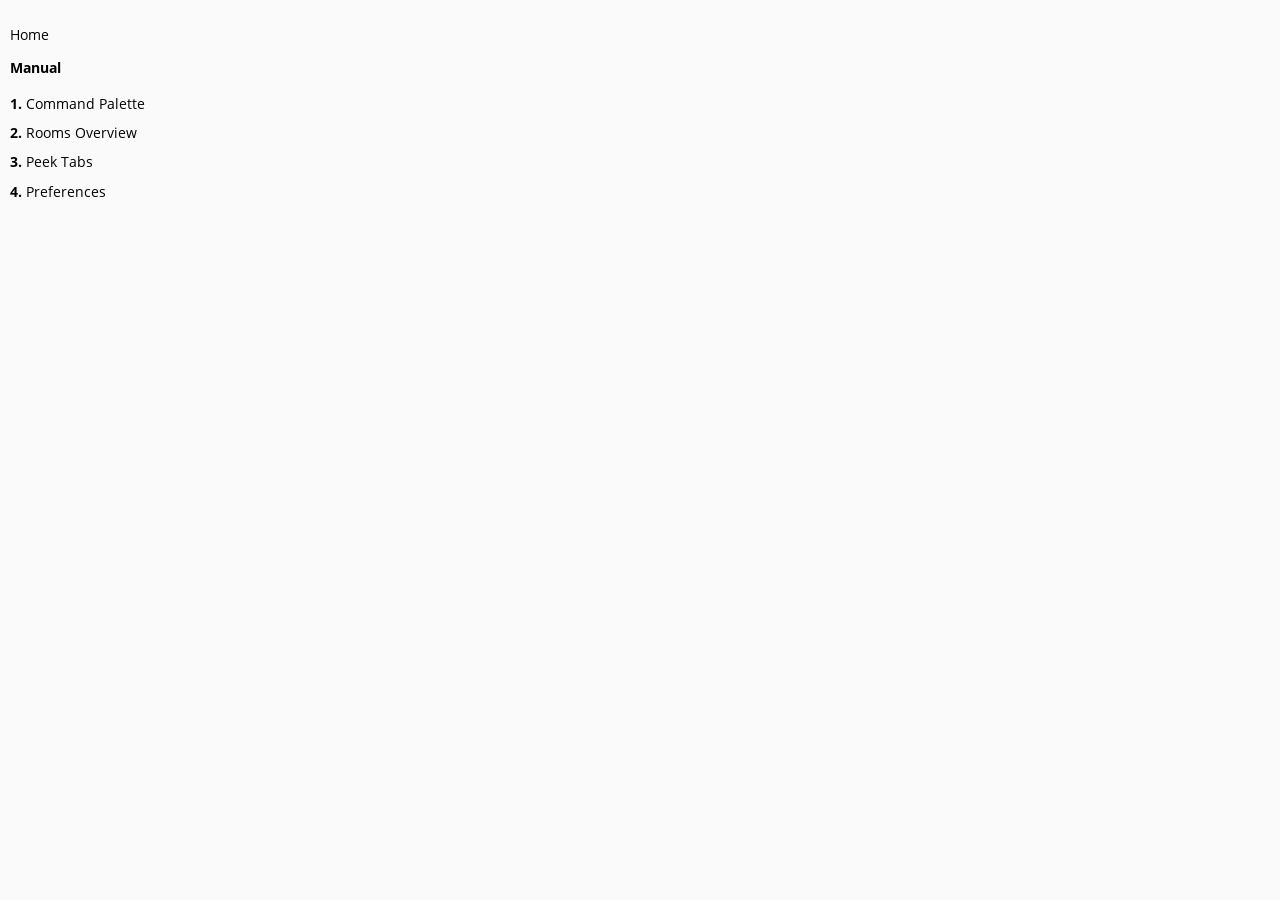
<file: toc.html>
<!DOCTYPE HTML>
<html lang="en" class="light" dir="ltr">
    <head>
        <!-- sidebar iframe generated using mdBook

        This is a frame, and not included directly in the page, to control the total size of the
        book. The TOC contains an entry for each page, so if each page includes a copy of the TOC,
        the total size of the page becomes O(n**2).

        The frame is only used as a fallback when JS is turned off. When it's on, the sidebar is
        instead added to the main page by `toc.js` instead. The JavaScript mode is better
        because, when running in a `file:///` URL, the iframed page would not be Same-Origin as
        the rest of the page, so the sidebar and the main page theme would fall out of sync.
        -->
        <meta charset="UTF-8">
        <meta name="robots" content="noindex">
        <!-- Custom HTML head -->
        <meta name="viewport" content="width=device-width, initial-scale=1">
        <meta name="theme-color" content="#ffffff">
        <link rel="stylesheet" href="css/variables-8adf115d.css">
        <link rel="stylesheet" href="css/general-e96d0476.css">
        <link rel="stylesheet" href="css/chrome-d279d366.css">
        <link rel="stylesheet" href="css/print-9e4910d8.css" media="print">
        <!-- Fonts -->
        <link rel="stylesheet" href="fonts/fonts-9644e21d.css">
        <!-- Custom theme stylesheets -->
    </head>
    <body class="sidebar-iframe-inner">
        <ol class="chapter"><li class="chapter-item expanded "><span class="chapter-link-wrapper"><a href="home.html" target="_parent">Home</a></span></li><li class="chapter-item expanded "><li class="part-title">Manual</li></li><li class="chapter-item expanded "><span class="chapter-link-wrapper"><a href="manual/command-palette.html" target="_parent"><strong aria-hidden="true">1.</strong> Command Palette</a></span></li><li class="chapter-item expanded "><span class="chapter-link-wrapper"><a href="manual/rooms-overview.html" target="_parent"><strong aria-hidden="true">2.</strong> Rooms Overview</a></span></li><li class="chapter-item expanded "><span class="chapter-link-wrapper"><a href="manual/peek-tabs.html" target="_parent"><strong aria-hidden="true">3.</strong> Peek Tabs</a></span></li><li class="chapter-item expanded "><span class="chapter-link-wrapper"><a href="manual/preferences.html" target="_parent"><strong aria-hidden="true">4.</strong> Preferences</a></span></li></ol>
    </body>
</html>
</file>
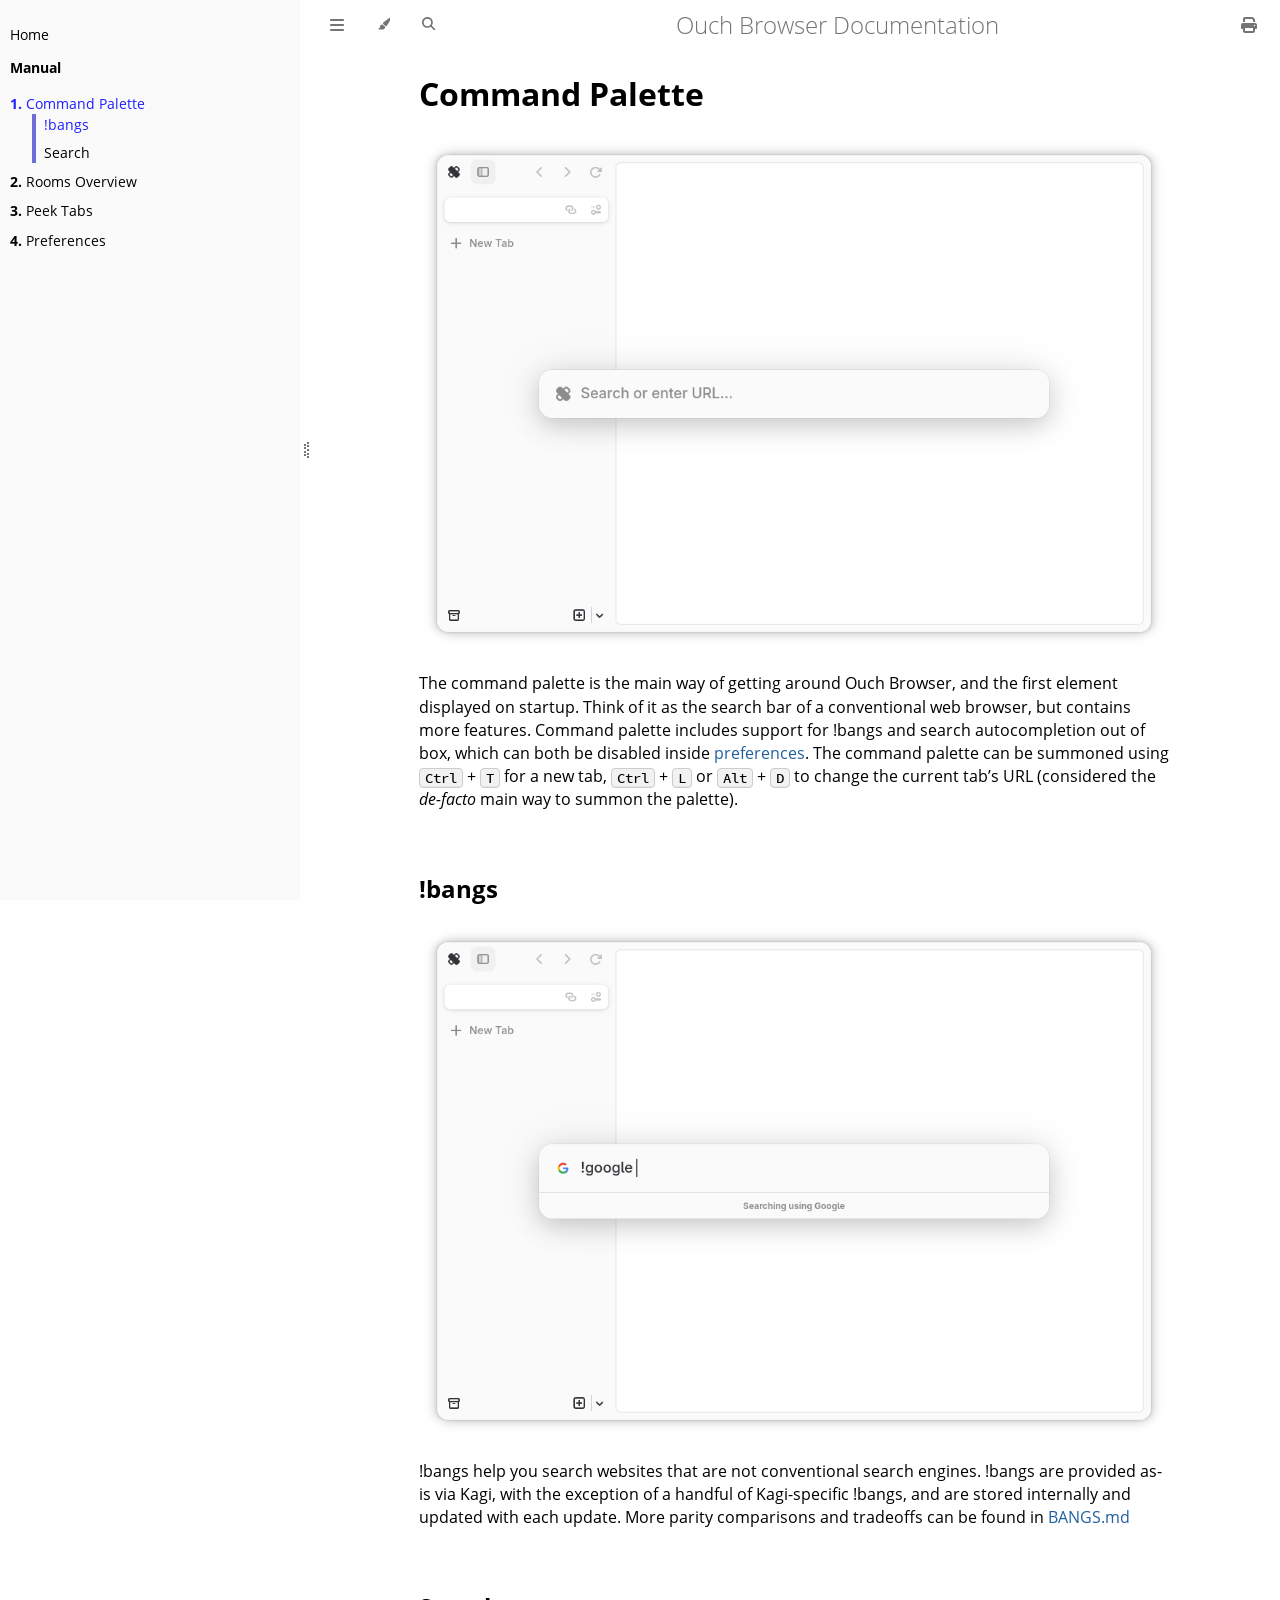
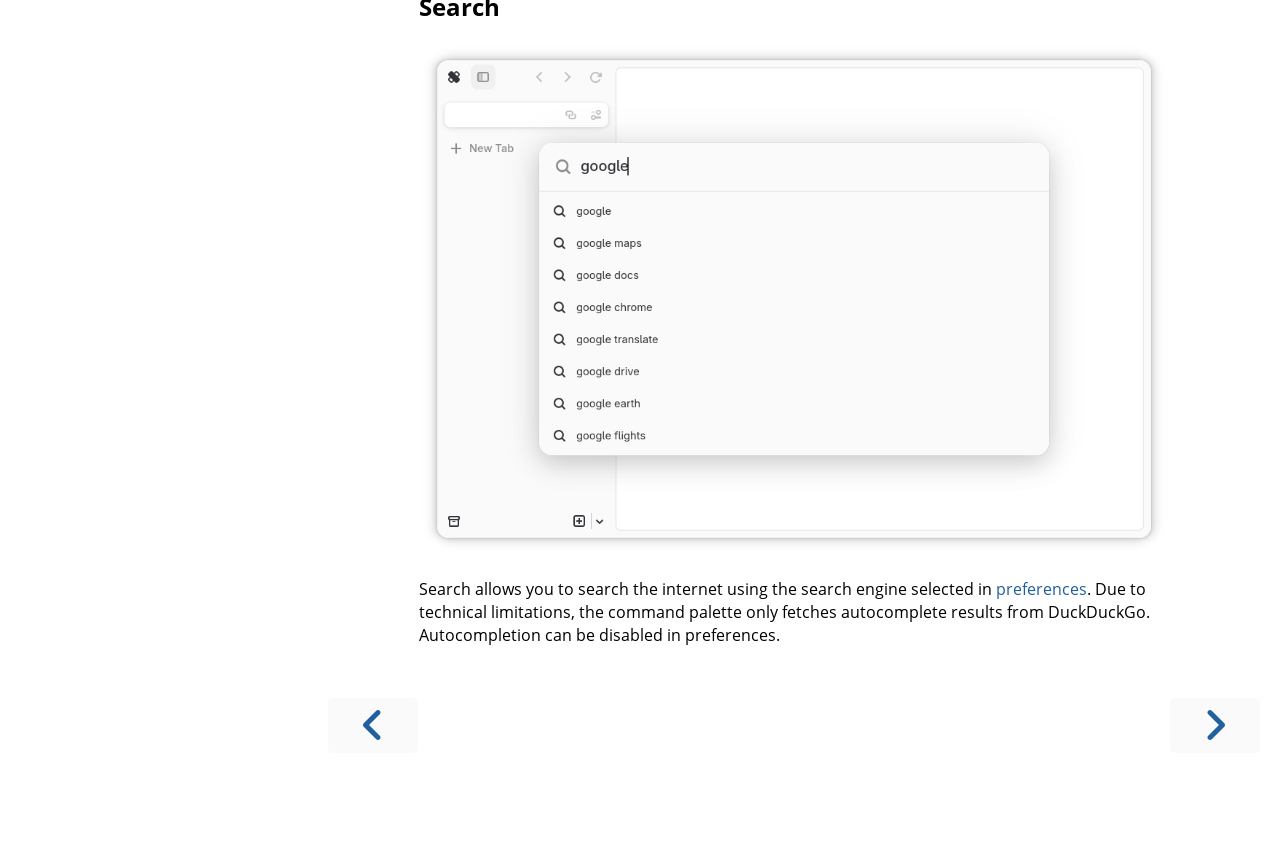
<file: manual/command-palette.html>
<!DOCTYPE HTML>
<html lang="en" class="light sidebar-visible" dir="ltr">
    <head>
        <!-- Book generated using mdBook -->
        <meta charset="UTF-8">
        <title>Command Palette - Ouch Browser Documentation</title>


        <!-- Custom HTML head -->

        <meta name="description" content="">
        <meta name="viewport" content="width=device-width, initial-scale=1">
        <meta name="theme-color" content="#ffffff">

        <link rel="icon" href="../favicon-de23e50b.svg">
        <link rel="shortcut icon" href="../favicon-8114d1fc.png">
        <link rel="stylesheet" href="../css/variables-8adf115d.css">
        <link rel="stylesheet" href="../css/general-e96d0476.css">
        <link rel="stylesheet" href="../css/chrome-d279d366.css">
        <link rel="stylesheet" href="../css/print-9e4910d8.css" media="print">

        <!-- Fonts -->
        <link rel="stylesheet" href="../fonts/fonts-9644e21d.css">

        <!-- Highlight.js Stylesheets -->
        <link rel="stylesheet" id="mdbook-highlight-css" href="../highlight-493f70e1.css">
        <link rel="stylesheet" id="mdbook-tomorrow-night-css" href="../tomorrow-night-4c0ae647.css">
        <link rel="stylesheet" id="mdbook-ayu-highlight-css" href="../ayu-highlight-3fdfc3ac.css">

        <!-- Custom theme stylesheets -->


        <!-- Provide site root and default themes to javascript -->
        <script>
            const path_to_root = "../";
            const default_light_theme = "light";
            const default_dark_theme = "navy";
            window.path_to_searchindex_js = "../searchindex-78805f0b.js";
        </script>
        <!-- Start loading toc.js asap -->
        <script src="../toc-271c01a2.js"></script>
    </head>
    <body>
    <div id="mdbook-help-container">
        <div id="mdbook-help-popup">
            <h2 class="mdbook-help-title">Keyboard shortcuts</h2>
            <div>
                <p>Press <kbd>←</kbd> or <kbd>→</kbd> to navigate between chapters</p>
                <p>Press <kbd>S</kbd> or <kbd>/</kbd> to search in the book</p>
                <p>Press <kbd>?</kbd> to show this help</p>
                <p>Press <kbd>Esc</kbd> to hide this help</p>
            </div>
        </div>
    </div>
    <div id="mdbook-body-container">
        <!-- Work around some values being stored in localStorage wrapped in quotes -->
        <script>
            try {
                let theme = localStorage.getItem('mdbook-theme');
                let sidebar = localStorage.getItem('mdbook-sidebar');

                if (theme.startsWith('"') && theme.endsWith('"')) {
                    localStorage.setItem('mdbook-theme', theme.slice(1, theme.length - 1));
                }

                if (sidebar.startsWith('"') && sidebar.endsWith('"')) {
                    localStorage.setItem('mdbook-sidebar', sidebar.slice(1, sidebar.length - 1));
                }
            } catch (e) { }
        </script>

        <!-- Set the theme before any content is loaded, prevents flash -->
        <script>
            const default_theme = window.matchMedia("(prefers-color-scheme: dark)").matches ? default_dark_theme : default_light_theme;
            let theme;
            try { theme = localStorage.getItem('mdbook-theme'); } catch(e) { }
            if (theme === null || theme === undefined) { theme = default_theme; }
            const html = document.documentElement;
            html.classList.remove('light')
            html.classList.add(theme);
            html.classList.add("js");
        </script>

        <input type="checkbox" id="mdbook-sidebar-toggle-anchor" class="hidden">

        <!-- Hide / unhide sidebar before it is displayed -->
        <script>
            let sidebar = null;
            const sidebar_toggle = document.getElementById("mdbook-sidebar-toggle-anchor");
            if (document.body.clientWidth >= 1080) {
                try { sidebar = localStorage.getItem('mdbook-sidebar'); } catch(e) { }
                sidebar = sidebar || 'visible';
            } else {
                sidebar = 'hidden';
                sidebar_toggle.checked = false;
            }
            if (sidebar === 'visible') {
                sidebar_toggle.checked = true;
            } else {
                html.classList.remove('sidebar-visible');
            }
        </script>

        <nav id="mdbook-sidebar" class="sidebar" aria-label="Table of contents">
            <!-- populated by js -->
            <mdbook-sidebar-scrollbox class="sidebar-scrollbox"></mdbook-sidebar-scrollbox>
            <noscript>
                <iframe class="sidebar-iframe-outer" src="../toc.html"></iframe>
            </noscript>
            <div id="mdbook-sidebar-resize-handle" class="sidebar-resize-handle">
                <div class="sidebar-resize-indicator"></div>
            </div>
        </nav>

        <div id="mdbook-page-wrapper" class="page-wrapper">

            <div class="page">
                <div id="mdbook-menu-bar-hover-placeholder"></div>
                <div id="mdbook-menu-bar" class="menu-bar sticky">
                    <div class="left-buttons">
                        <label id="mdbook-sidebar-toggle" class="icon-button" for="mdbook-sidebar-toggle-anchor" title="Toggle Table of Contents" aria-label="Toggle Table of Contents" aria-controls="mdbook-sidebar">
                            <span class=fa-svg><svg xmlns="http://www.w3.org/2000/svg" viewBox="0 0 448 512"><!--! Font Awesome Free 6.2.0 by @fontawesome - https://fontawesome.com License - https://fontawesome.com/license/free (Icons: CC BY 4.0, Fonts: SIL OFL 1.1, Code: MIT License) Copyright 2022 Fonticons, Inc. --><path d="M0 96C0 78.3 14.3 64 32 64H416c17.7 0 32 14.3 32 32s-14.3 32-32 32H32C14.3 128 0 113.7 0 96zM0 256c0-17.7 14.3-32 32-32H416c17.7 0 32 14.3 32 32s-14.3 32-32 32H32c-17.7 0-32-14.3-32-32zM448 416c0 17.7-14.3 32-32 32H32c-17.7 0-32-14.3-32-32s14.3-32 32-32H416c17.7 0 32 14.3 32 32z"/></svg></span>
                        </label>
                        <button id="mdbook-theme-toggle" class="icon-button" type="button" title="Change theme" aria-label="Change theme" aria-haspopup="true" aria-expanded="false" aria-controls="mdbook-theme-list">
                            <span class=fa-svg><svg xmlns="http://www.w3.org/2000/svg" viewBox="0 0 576 512"><!--! Font Awesome Free 6.2.0 by @fontawesome - https://fontawesome.com License - https://fontawesome.com/license/free (Icons: CC BY 4.0, Fonts: SIL OFL 1.1, Code: MIT License) Copyright 2022 Fonticons, Inc. --><path d="M371.3 367.1c27.3-3.9 51.9-19.4 67.2-42.9L600.2 74.1c12.6-19.5 9.4-45.3-7.6-61.2S549.7-4.4 531.1 9.6L294.4 187.2c-24 18-38.2 46.1-38.4 76.1L371.3 367.1zm-19.6 25.4l-116-104.4C175.9 290.3 128 339.6 128 400c0 3.9 .2 7.8 .6 11.6c1.8 17.5-10.2 36.4-27.8 36.4H96c-17.7 0-32 14.3-32 32s14.3 32 32 32H240c61.9 0 112-50.1 112-112c0-2.5-.1-5-.2-7.5z"/></svg></span>
                        </button>
                        <ul id="mdbook-theme-list" class="theme-popup" aria-label="Themes" role="menu">
                            <li role="none"><button role="menuitem" class="theme" id="mdbook-theme-default_theme">Auto</button></li>
                            <li role="none"><button role="menuitem" class="theme" id="mdbook-theme-light">Light</button></li>
                            <li role="none"><button role="menuitem" class="theme" id="mdbook-theme-rust">Rust</button></li>
                            <li role="none"><button role="menuitem" class="theme" id="mdbook-theme-coal">Coal</button></li>
                            <li role="none"><button role="menuitem" class="theme" id="mdbook-theme-navy">Navy</button></li>
                            <li role="none"><button role="menuitem" class="theme" id="mdbook-theme-ayu">Ayu</button></li>
                        </ul>
                        <button id="mdbook-search-toggle" class="icon-button" type="button" title="Search (`/`)" aria-label="Toggle Searchbar" aria-expanded="false" aria-keyshortcuts="/ s" aria-controls="mdbook-searchbar">
                            <span class=fa-svg><svg xmlns="http://www.w3.org/2000/svg" viewBox="0 0 512 512"><!--! Font Awesome Free 6.2.0 by @fontawesome - https://fontawesome.com License - https://fontawesome.com/license/free (Icons: CC BY 4.0, Fonts: SIL OFL 1.1, Code: MIT License) Copyright 2022 Fonticons, Inc. --><path d="M416 208c0 45.9-14.9 88.3-40 122.7L502.6 457.4c12.5 12.5 12.5 32.8 0 45.3s-32.8 12.5-45.3 0L330.7 376c-34.4 25.2-76.8 40-122.7 40C93.1 416 0 322.9 0 208S93.1 0 208 0S416 93.1 416 208zM208 352c79.5 0 144-64.5 144-144s-64.5-144-144-144S64 128.5 64 208s64.5 144 144 144z"/></svg></span>
                        </button>
                    </div>

                    <h1 class="menu-title">Ouch Browser Documentation</h1>

                    <div class="right-buttons">
                        <a href="../print.html" title="Print this book" aria-label="Print this book">
                            <span class=fa-svg id="print-button"><svg xmlns="http://www.w3.org/2000/svg" viewBox="0 0 512 512"><!--! Font Awesome Free 6.2.0 by @fontawesome - https://fontawesome.com License - https://fontawesome.com/license/free (Icons: CC BY 4.0, Fonts: SIL OFL 1.1, Code: MIT License) Copyright 2022 Fonticons, Inc. --><path d="M128 0C92.7 0 64 28.7 64 64v96h64V64H354.7L384 93.3V160h64V93.3c0-17-6.7-33.3-18.7-45.3L400 18.7C388 6.7 371.7 0 354.7 0H128zM384 352v32 64H128V384 368 352H384zm64 32h32c17.7 0 32-14.3 32-32V256c0-35.3-28.7-64-64-64H64c-35.3 0-64 28.7-64 64v96c0 17.7 14.3 32 32 32H64v64c0 35.3 28.7 64 64 64H384c35.3 0 64-28.7 64-64V384zm-16-88c-13.3 0-24-10.7-24-24s10.7-24 24-24s24 10.7 24 24s-10.7 24-24 24z"/></svg></span>
                        </a>

                    </div>
                </div>

                <div id="mdbook-search-wrapper" class="hidden">
                    <form id="mdbook-searchbar-outer" class="searchbar-outer">
                        <div class="search-wrapper">
                            <input type="search" id="mdbook-searchbar" name="searchbar" placeholder="Search this book ..." aria-controls="mdbook-searchresults-outer" aria-describedby="searchresults-header">
                            <div class="spinner-wrapper">
                                <span class=fa-svg id="fa-spin"><svg xmlns="http://www.w3.org/2000/svg" viewBox="0 0 512 512"><!--! Font Awesome Free 6.2.0 by @fontawesome - https://fontawesome.com License - https://fontawesome.com/license/free (Icons: CC BY 4.0, Fonts: SIL OFL 1.1, Code: MIT License) Copyright 2022 Fonticons, Inc. --><path d="M304 48c0-26.5-21.5-48-48-48s-48 21.5-48 48s21.5 48 48 48s48-21.5 48-48zm0 416c0-26.5-21.5-48-48-48s-48 21.5-48 48s21.5 48 48 48s48-21.5 48-48zM48 304c26.5 0 48-21.5 48-48s-21.5-48-48-48s-48 21.5-48 48s21.5 48 48 48zm464-48c0-26.5-21.5-48-48-48s-48 21.5-48 48s21.5 48 48 48s48-21.5 48-48zM142.9 437c18.7-18.7 18.7-49.1 0-67.9s-49.1-18.7-67.9 0s-18.7 49.1 0 67.9s49.1 18.7 67.9 0zm0-294.2c18.7-18.7 18.7-49.1 0-67.9S93.7 56.2 75 75s-18.7 49.1 0 67.9s49.1 18.7 67.9 0zM369.1 437c18.7 18.7 49.1 18.7 67.9 0s18.7-49.1 0-67.9s-49.1-18.7-67.9 0s-18.7 49.1 0 67.9z"/></svg></span>
                            </div>
                        </div>
                    </form>
                    <div id="mdbook-searchresults-outer" class="searchresults-outer hidden">
                        <div id="mdbook-searchresults-header" class="searchresults-header"></div>
                        <ul id="mdbook-searchresults">
                        </ul>
                    </div>
                </div>

                <!-- Apply ARIA attributes after the sidebar and the sidebar toggle button are added to the DOM -->
                <script>
                    document.getElementById('mdbook-sidebar-toggle').setAttribute('aria-expanded', sidebar === 'visible');
                    document.getElementById('mdbook-sidebar').setAttribute('aria-hidden', sidebar !== 'visible');
                    Array.from(document.querySelectorAll('#mdbook-sidebar a')).forEach(function(link) {
                        link.setAttribute('tabIndex', sidebar === 'visible' ? 0 : -1);
                    });
                </script>

                <div id="mdbook-content" class="content">
                    <main>
                        <h1 id="command-palette"><a class="header" href="#command-palette">Command Palette</a></h1>
<p><label class="checkbox-label"><input class="checkbox-img" type="checkbox"><img src="../images/command-palette.png" alt="Command Palette"><span class="img-wrapper"><img src="../images/command-palette.png" alt="Command Palette"></span></label></p>
<p>The command palette is the main way of getting around Ouch Browser, and the
first element displayed on startup. Think of it as the search bar of a
conventional web browser, but contains more features. Command palette includes
support for !bangs and search autocompletion out of box, which can both be
disabled inside <a href="preferences.html">preferences</a>. The command palette can be
summoned using <kbd>Ctrl</kbd> + <kbd>T</kbd> for a new tab, <kbd>Ctrl</kbd> +
<kbd>L</kbd> or <kbd>Alt</kbd> + <kbd>D</kbd> to change the current tab’s URL
(considered the <em>de-facto</em> main way to summon the palette).</p>
<h2 id="bangs"><a class="header" href="#bangs">!bangs</a></h2>
<p><label class="checkbox-label"><input class="checkbox-img" type="checkbox"><img src="../images/command-palette-bangs.png" alt="Command palette autocompleting !bangs"><span class="img-wrapper"><img src="../images/command-palette-bangs.png" alt="Command palette autocompleting !bangs"></span></label></p>
<p>!bangs help you search websites that are not conventional search engines.
!bangs are provided as-is via Kagi, with the exception of a handful of
Kagi-specific !bangs, and are stored internally and updated with each update.
More parity comparisons and tradeoffs can be found in
<a href="https://codeberg.org/shrimple/OuchBrowser.NET/src/commit/9cdcff3a7f0515ddf1ba4518f5c886aa729c1824/BANGS.md">BANGS.md</a></p>
<h2 id="search"><a class="header" href="#search">Search</a></h2>
<p><label class="checkbox-label"><input class="checkbox-img" type="checkbox"><img src="../images/command-palette-search.png" alt="Command palette autocompleting a search term"><span class="img-wrapper"><img src="../images/command-palette-search.png" alt="Command palette autocompleting a search term"></span></label></p>
<p>Search allows you to search the internet using the search engine selected in
<a href="preferences.html#enable-search-autocomplete">preferences</a>.
Due to technical limitations, the command palette only fetches autocomplete
results from DuckDuckGo. Autocompletion can be disabled in preferences.</p>

                    </main>

                    <nav class="nav-wrapper" aria-label="Page navigation">
                        <!-- Mobile navigation buttons -->
                            <a rel="prev" href="../home.html" class="mobile-nav-chapters previous" title="Previous chapter" aria-label="Previous chapter" aria-keyshortcuts="Left">
                                <span class=fa-svg><svg xmlns="http://www.w3.org/2000/svg" viewBox="0 0 320 512"><!--! Font Awesome Free 6.2.0 by @fontawesome - https://fontawesome.com License - https://fontawesome.com/license/free (Icons: CC BY 4.0, Fonts: SIL OFL 1.1, Code: MIT License) Copyright 2022 Fonticons, Inc. --><path d="M41.4 233.4c-12.5 12.5-12.5 32.8 0 45.3l160 160c12.5 12.5 32.8 12.5 45.3 0s12.5-32.8 0-45.3L109.3 256 246.6 118.6c12.5-12.5 12.5-32.8 0-45.3s-32.8-12.5-45.3 0l-160 160z"/></svg></span>
                            </a>

                            <a rel="next prefetch" href="../manual/rooms-overview.html" class="mobile-nav-chapters next" title="Next chapter" aria-label="Next chapter" aria-keyshortcuts="Right">
                                <span class=fa-svg><svg xmlns="http://www.w3.org/2000/svg" viewBox="0 0 320 512"><!--! Font Awesome Free 6.2.0 by @fontawesome - https://fontawesome.com License - https://fontawesome.com/license/free (Icons: CC BY 4.0, Fonts: SIL OFL 1.1, Code: MIT License) Copyright 2022 Fonticons, Inc. --><path d="M278.6 233.4c12.5 12.5 12.5 32.8 0 45.3l-160 160c-12.5 12.5-32.8 12.5-45.3 0s-12.5-32.8 0-45.3L210.7 256 73.4 118.6c-12.5-12.5-12.5-32.8 0-45.3s32.8-12.5 45.3 0l160 160z"/></svg></span>
                            </a>

                        <div style="clear: both"></div>
                    </nav>
                </div>
            </div>

            <nav class="nav-wide-wrapper" aria-label="Page navigation">
                    <a rel="prev" href="../home.html" class="nav-chapters previous" title="Previous chapter" aria-label="Previous chapter" aria-keyshortcuts="Left">
                        <span class=fa-svg><svg xmlns="http://www.w3.org/2000/svg" viewBox="0 0 320 512"><!--! Font Awesome Free 6.2.0 by @fontawesome - https://fontawesome.com License - https://fontawesome.com/license/free (Icons: CC BY 4.0, Fonts: SIL OFL 1.1, Code: MIT License) Copyright 2022 Fonticons, Inc. --><path d="M41.4 233.4c-12.5 12.5-12.5 32.8 0 45.3l160 160c12.5 12.5 32.8 12.5 45.3 0s12.5-32.8 0-45.3L109.3 256 246.6 118.6c12.5-12.5 12.5-32.8 0-45.3s-32.8-12.5-45.3 0l-160 160z"/></svg></span>
                    </a>

                    <a rel="next prefetch" href="../manual/rooms-overview.html" class="nav-chapters next" title="Next chapter" aria-label="Next chapter" aria-keyshortcuts="Right">
                        <span class=fa-svg><svg xmlns="http://www.w3.org/2000/svg" viewBox="0 0 320 512"><!--! Font Awesome Free 6.2.0 by @fontawesome - https://fontawesome.com License - https://fontawesome.com/license/free (Icons: CC BY 4.0, Fonts: SIL OFL 1.1, Code: MIT License) Copyright 2022 Fonticons, Inc. --><path d="M278.6 233.4c12.5 12.5 12.5 32.8 0 45.3l-160 160c-12.5 12.5-32.8 12.5-45.3 0s-12.5-32.8 0-45.3L210.7 256 73.4 118.6c-12.5-12.5-12.5-32.8 0-45.3s32.8-12.5 45.3 0l160 160z"/></svg></span>
                    </a>
            </nav>

        </div>

        <template id=fa-eye><span class=fa-svg><svg xmlns="http://www.w3.org/2000/svg" viewBox="0 0 576 512"><!--! Font Awesome Free 6.2.0 by @fontawesome - https://fontawesome.com License - https://fontawesome.com/license/free (Icons: CC BY 4.0, Fonts: SIL OFL 1.1, Code: MIT License) Copyright 2022 Fonticons, Inc. --><path d="M288 32c-80.8 0-145.5 36.8-192.6 80.6C48.6 156 17.3 208 2.5 243.7c-3.3 7.9-3.3 16.7 0 24.6C17.3 304 48.6 356 95.4 399.4C142.5 443.2 207.2 480 288 480s145.5-36.8 192.6-80.6c46.8-43.5 78.1-95.4 93-131.1c3.3-7.9 3.3-16.7 0-24.6c-14.9-35.7-46.2-87.7-93-131.1C433.5 68.8 368.8 32 288 32zM432 256c0 79.5-64.5 144-144 144s-144-64.5-144-144s64.5-144 144-144s144 64.5 144 144zM288 192c0 35.3-28.7 64-64 64c-11.5 0-22.3-3-31.6-8.4c-.2 2.8-.4 5.5-.4 8.4c0 53 43 96 96 96s96-43 96-96s-43-96-96-96c-2.8 0-5.6 .1-8.4 .4c5.3 9.3 8.4 20.1 8.4 31.6z"/></svg></span></template>
        <template id=fa-eye-slash><span class=fa-svg><svg xmlns="http://www.w3.org/2000/svg" viewBox="0 0 640 512"><!--! Font Awesome Free 6.2.0 by @fontawesome - https://fontawesome.com License - https://fontawesome.com/license/free (Icons: CC BY 4.0, Fonts: SIL OFL 1.1, Code: MIT License) Copyright 2022 Fonticons, Inc. --><path d="M38.8 5.1C28.4-3.1 13.3-1.2 5.1 9.2S-1.2 34.7 9.2 42.9l592 464c10.4 8.2 25.5 6.3 33.7-4.1s6.3-25.5-4.1-33.7L525.6 386.7c39.6-40.6 66.4-86.1 79.9-118.4c3.3-7.9 3.3-16.7 0-24.6c-14.9-35.7-46.2-87.7-93-131.1C465.5 68.8 400.8 32 320 32c-68.2 0-125 26.3-169.3 60.8L38.8 5.1zM223.1 149.5C248.6 126.2 282.7 112 320 112c79.5 0 144 64.5 144 144c0 24.9-6.3 48.3-17.4 68.7L408 294.5c5.2-11.8 8-24.8 8-38.5c0-53-43-96-96-96c-2.8 0-5.6 .1-8.4 .4c5.3 9.3 8.4 20.1 8.4 31.6c0 10.2-2.4 19.8-6.6 28.3l-90.3-70.8zm223.1 298L373 389.9c-16.4 6.5-34.3 10.1-53 10.1c-79.5 0-144-64.5-144-144c0-6.9 .5-13.6 1.4-20.2L83.1 161.5C60.3 191.2 44 220.8 34.5 243.7c-3.3 7.9-3.3 16.7 0 24.6c14.9 35.7 46.2 87.7 93 131.1C174.5 443.2 239.2 480 320 480c47.8 0 89.9-12.9 126.2-32.5z"/></svg></span></template>
        <template id=fa-copy><span class=fa-svg><svg xmlns="http://www.w3.org/2000/svg" viewBox="0 0 512 512"><!--! Font Awesome Free 6.2.0 by @fontawesome - https://fontawesome.com License - https://fontawesome.com/license/free (Icons: CC BY 4.0, Fonts: SIL OFL 1.1, Code: MIT License) Copyright 2022 Fonticons, Inc. --><path d="M502.6 70.63l-61.25-61.25C435.4 3.371 427.2 0 418.7 0H255.1c-35.35 0-64 28.66-64 64l.0195 256C192 355.4 220.7 384 256 384h192c35.2 0 64-28.8 64-64V93.25C512 84.77 508.6 76.63 502.6 70.63zM464 320c0 8.836-7.164 16-16 16H255.1c-8.838 0-16-7.164-16-16L239.1 64.13c0-8.836 7.164-16 16-16h128L384 96c0 17.67 14.33 32 32 32h47.1V320zM272 448c0 8.836-7.164 16-16 16H63.1c-8.838 0-16-7.164-16-16L47.98 192.1c0-8.836 7.164-16 16-16H160V128H63.99c-35.35 0-64 28.65-64 64l.0098 256C.002 483.3 28.66 512 64 512h192c35.2 0 64-28.8 64-64v-32h-47.1L272 448z"/></svg></span></template>
        <template id=fa-play><span class=fa-svg><svg xmlns="http://www.w3.org/2000/svg" viewBox="0 0 384 512"><!--! Font Awesome Free 6.2.0 by @fontawesome - https://fontawesome.com License - https://fontawesome.com/license/free (Icons: CC BY 4.0, Fonts: SIL OFL 1.1, Code: MIT License) Copyright 2022 Fonticons, Inc. --><path d="M73 39c-14.8-9.1-33.4-9.4-48.5-.9S0 62.6 0 80V432c0 17.4 9.4 33.4 24.5 41.9s33.7 8.1 48.5-.9L361 297c14.3-8.7 23-24.2 23-41s-8.7-32.2-23-41L73 39z"/></svg></span></template>
        <template id=fa-clock-rotate-left><span class=fa-svg><svg xmlns="http://www.w3.org/2000/svg" viewBox="0 0 512 512"><!--! Font Awesome Free 6.2.0 by @fontawesome - https://fontawesome.com License - https://fontawesome.com/license/free (Icons: CC BY 4.0, Fonts: SIL OFL 1.1, Code: MIT License) Copyright 2022 Fonticons, Inc. --><path d="M75 75L41 41C25.9 25.9 0 36.6 0 57.9V168c0 13.3 10.7 24 24 24H134.1c21.4 0 32.1-25.9 17-41l-30.8-30.8C155 85.5 203 64 256 64c106 0 192 86 192 192s-86 192-192 192c-40.8 0-78.6-12.7-109.7-34.4c-14.5-10.1-34.4-6.6-44.6 7.9s-6.6 34.4 7.9 44.6C151.2 495 201.7 512 256 512c141.4 0 256-114.6 256-256S397.4 0 256 0C185.3 0 121.3 28.7 75 75zm181 53c-13.3 0-24 10.7-24 24V256c0 6.4 2.5 12.5 7 17l72 72c9.4 9.4 24.6 9.4 33.9 0s9.4-24.6 0-33.9l-65-65V152c0-13.3-10.7-24-24-24z"/></svg></span></template>



        <script>
            window.playground_copyable = true;
        </script>


        <script src="../elasticlunr-ef4e11c1.min.js"></script>
        <script src="../mark-09e88c2c.min.js"></script>
        <script src="../searcher-09f2665d.js"></script>

        <script src="../clipboard-1626706a.min.js"></script>
        <script src="../highlight-abc7f01d.js"></script>
        <script src="../book-609e4cb8.js"></script>

        <!-- Custom JS scripts -->



    </div>
    </body>
</html>
</file>
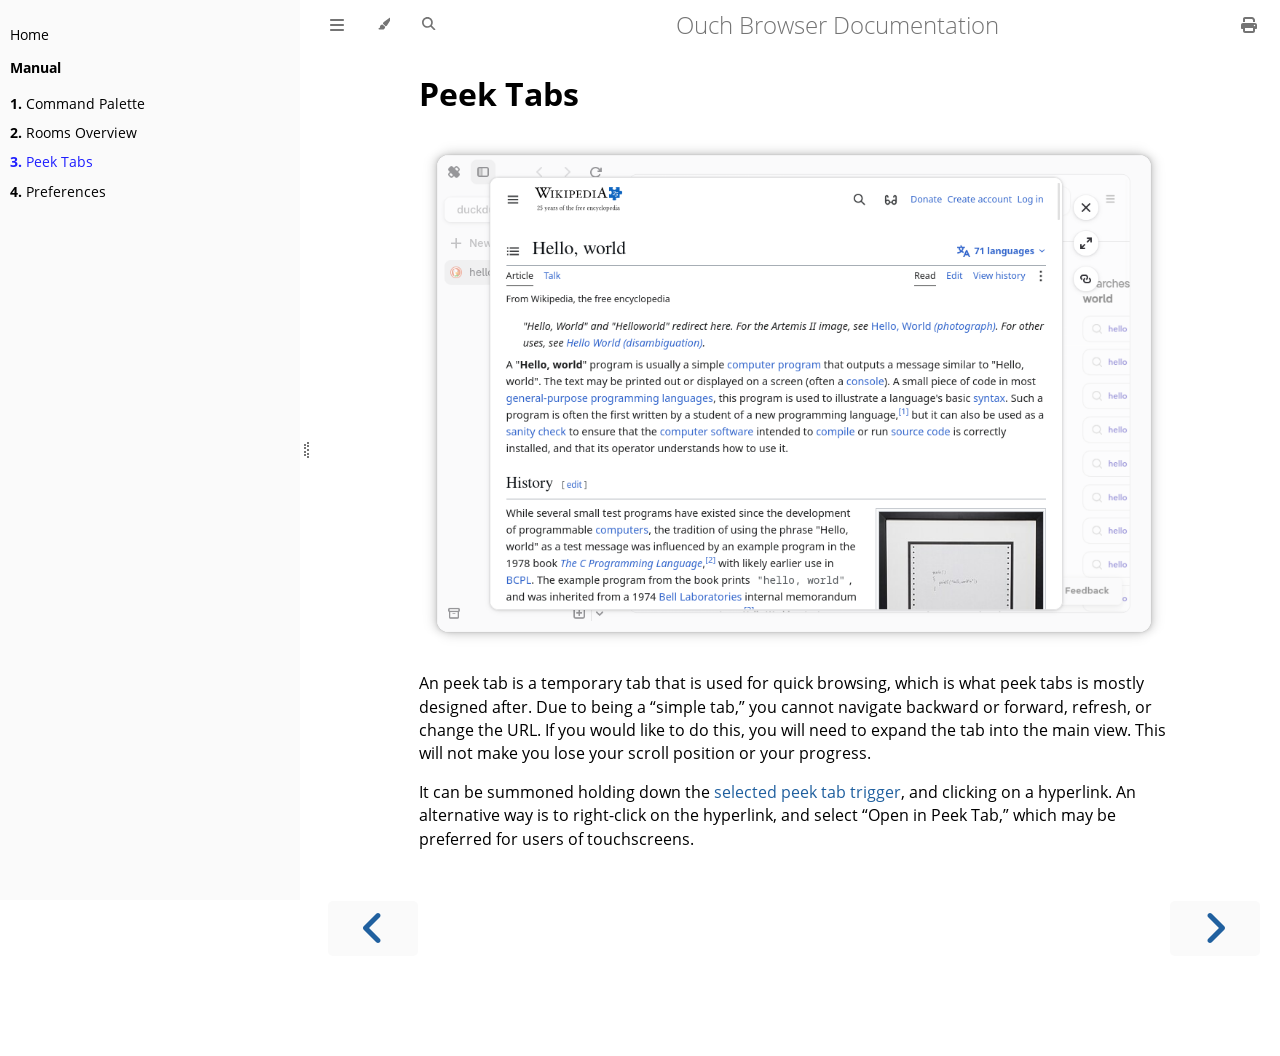
<file: manual/peek-tabs.html>
<!DOCTYPE HTML>
<html lang="en" class="light sidebar-visible" dir="ltr">
    <head>
        <!-- Book generated using mdBook -->
        <meta charset="UTF-8">
        <title>Peek Tabs - Ouch Browser Documentation</title>


        <!-- Custom HTML head -->

        <meta name="description" content="">
        <meta name="viewport" content="width=device-width, initial-scale=1">
        <meta name="theme-color" content="#ffffff">

        <link rel="icon" href="../favicon-de23e50b.svg">
        <link rel="shortcut icon" href="../favicon-8114d1fc.png">
        <link rel="stylesheet" href="../css/variables-8adf115d.css">
        <link rel="stylesheet" href="../css/general-e96d0476.css">
        <link rel="stylesheet" href="../css/chrome-d279d366.css">
        <link rel="stylesheet" href="../css/print-9e4910d8.css" media="print">

        <!-- Fonts -->
        <link rel="stylesheet" href="../fonts/fonts-9644e21d.css">

        <!-- Highlight.js Stylesheets -->
        <link rel="stylesheet" id="mdbook-highlight-css" href="../highlight-493f70e1.css">
        <link rel="stylesheet" id="mdbook-tomorrow-night-css" href="../tomorrow-night-4c0ae647.css">
        <link rel="stylesheet" id="mdbook-ayu-highlight-css" href="../ayu-highlight-3fdfc3ac.css">

        <!-- Custom theme stylesheets -->


        <!-- Provide site root and default themes to javascript -->
        <script>
            const path_to_root = "../";
            const default_light_theme = "light";
            const default_dark_theme = "navy";
            window.path_to_searchindex_js = "../searchindex-78805f0b.js";
        </script>
        <!-- Start loading toc.js asap -->
        <script src="../toc-271c01a2.js"></script>
    </head>
    <body>
    <div id="mdbook-help-container">
        <div id="mdbook-help-popup">
            <h2 class="mdbook-help-title">Keyboard shortcuts</h2>
            <div>
                <p>Press <kbd>←</kbd> or <kbd>→</kbd> to navigate between chapters</p>
                <p>Press <kbd>S</kbd> or <kbd>/</kbd> to search in the book</p>
                <p>Press <kbd>?</kbd> to show this help</p>
                <p>Press <kbd>Esc</kbd> to hide this help</p>
            </div>
        </div>
    </div>
    <div id="mdbook-body-container">
        <!-- Work around some values being stored in localStorage wrapped in quotes -->
        <script>
            try {
                let theme = localStorage.getItem('mdbook-theme');
                let sidebar = localStorage.getItem('mdbook-sidebar');

                if (theme.startsWith('"') && theme.endsWith('"')) {
                    localStorage.setItem('mdbook-theme', theme.slice(1, theme.length - 1));
                }

                if (sidebar.startsWith('"') && sidebar.endsWith('"')) {
                    localStorage.setItem('mdbook-sidebar', sidebar.slice(1, sidebar.length - 1));
                }
            } catch (e) { }
        </script>

        <!-- Set the theme before any content is loaded, prevents flash -->
        <script>
            const default_theme = window.matchMedia("(prefers-color-scheme: dark)").matches ? default_dark_theme : default_light_theme;
            let theme;
            try { theme = localStorage.getItem('mdbook-theme'); } catch(e) { }
            if (theme === null || theme === undefined) { theme = default_theme; }
            const html = document.documentElement;
            html.classList.remove('light')
            html.classList.add(theme);
            html.classList.add("js");
        </script>

        <input type="checkbox" id="mdbook-sidebar-toggle-anchor" class="hidden">

        <!-- Hide / unhide sidebar before it is displayed -->
        <script>
            let sidebar = null;
            const sidebar_toggle = document.getElementById("mdbook-sidebar-toggle-anchor");
            if (document.body.clientWidth >= 1080) {
                try { sidebar = localStorage.getItem('mdbook-sidebar'); } catch(e) { }
                sidebar = sidebar || 'visible';
            } else {
                sidebar = 'hidden';
                sidebar_toggle.checked = false;
            }
            if (sidebar === 'visible') {
                sidebar_toggle.checked = true;
            } else {
                html.classList.remove('sidebar-visible');
            }
        </script>

        <nav id="mdbook-sidebar" class="sidebar" aria-label="Table of contents">
            <!-- populated by js -->
            <mdbook-sidebar-scrollbox class="sidebar-scrollbox"></mdbook-sidebar-scrollbox>
            <noscript>
                <iframe class="sidebar-iframe-outer" src="../toc.html"></iframe>
            </noscript>
            <div id="mdbook-sidebar-resize-handle" class="sidebar-resize-handle">
                <div class="sidebar-resize-indicator"></div>
            </div>
        </nav>

        <div id="mdbook-page-wrapper" class="page-wrapper">

            <div class="page">
                <div id="mdbook-menu-bar-hover-placeholder"></div>
                <div id="mdbook-menu-bar" class="menu-bar sticky">
                    <div class="left-buttons">
                        <label id="mdbook-sidebar-toggle" class="icon-button" for="mdbook-sidebar-toggle-anchor" title="Toggle Table of Contents" aria-label="Toggle Table of Contents" aria-controls="mdbook-sidebar">
                            <span class=fa-svg><svg xmlns="http://www.w3.org/2000/svg" viewBox="0 0 448 512"><!--! Font Awesome Free 6.2.0 by @fontawesome - https://fontawesome.com License - https://fontawesome.com/license/free (Icons: CC BY 4.0, Fonts: SIL OFL 1.1, Code: MIT License) Copyright 2022 Fonticons, Inc. --><path d="M0 96C0 78.3 14.3 64 32 64H416c17.7 0 32 14.3 32 32s-14.3 32-32 32H32C14.3 128 0 113.7 0 96zM0 256c0-17.7 14.3-32 32-32H416c17.7 0 32 14.3 32 32s-14.3 32-32 32H32c-17.7 0-32-14.3-32-32zM448 416c0 17.7-14.3 32-32 32H32c-17.7 0-32-14.3-32-32s14.3-32 32-32H416c17.7 0 32 14.3 32 32z"/></svg></span>
                        </label>
                        <button id="mdbook-theme-toggle" class="icon-button" type="button" title="Change theme" aria-label="Change theme" aria-haspopup="true" aria-expanded="false" aria-controls="mdbook-theme-list">
                            <span class=fa-svg><svg xmlns="http://www.w3.org/2000/svg" viewBox="0 0 576 512"><!--! Font Awesome Free 6.2.0 by @fontawesome - https://fontawesome.com License - https://fontawesome.com/license/free (Icons: CC BY 4.0, Fonts: SIL OFL 1.1, Code: MIT License) Copyright 2022 Fonticons, Inc. --><path d="M371.3 367.1c27.3-3.9 51.9-19.4 67.2-42.9L600.2 74.1c12.6-19.5 9.4-45.3-7.6-61.2S549.7-4.4 531.1 9.6L294.4 187.2c-24 18-38.2 46.1-38.4 76.1L371.3 367.1zm-19.6 25.4l-116-104.4C175.9 290.3 128 339.6 128 400c0 3.9 .2 7.8 .6 11.6c1.8 17.5-10.2 36.4-27.8 36.4H96c-17.7 0-32 14.3-32 32s14.3 32 32 32H240c61.9 0 112-50.1 112-112c0-2.5-.1-5-.2-7.5z"/></svg></span>
                        </button>
                        <ul id="mdbook-theme-list" class="theme-popup" aria-label="Themes" role="menu">
                            <li role="none"><button role="menuitem" class="theme" id="mdbook-theme-default_theme">Auto</button></li>
                            <li role="none"><button role="menuitem" class="theme" id="mdbook-theme-light">Light</button></li>
                            <li role="none"><button role="menuitem" class="theme" id="mdbook-theme-rust">Rust</button></li>
                            <li role="none"><button role="menuitem" class="theme" id="mdbook-theme-coal">Coal</button></li>
                            <li role="none"><button role="menuitem" class="theme" id="mdbook-theme-navy">Navy</button></li>
                            <li role="none"><button role="menuitem" class="theme" id="mdbook-theme-ayu">Ayu</button></li>
                        </ul>
                        <button id="mdbook-search-toggle" class="icon-button" type="button" title="Search (`/`)" aria-label="Toggle Searchbar" aria-expanded="false" aria-keyshortcuts="/ s" aria-controls="mdbook-searchbar">
                            <span class=fa-svg><svg xmlns="http://www.w3.org/2000/svg" viewBox="0 0 512 512"><!--! Font Awesome Free 6.2.0 by @fontawesome - https://fontawesome.com License - https://fontawesome.com/license/free (Icons: CC BY 4.0, Fonts: SIL OFL 1.1, Code: MIT License) Copyright 2022 Fonticons, Inc. --><path d="M416 208c0 45.9-14.9 88.3-40 122.7L502.6 457.4c12.5 12.5 12.5 32.8 0 45.3s-32.8 12.5-45.3 0L330.7 376c-34.4 25.2-76.8 40-122.7 40C93.1 416 0 322.9 0 208S93.1 0 208 0S416 93.1 416 208zM208 352c79.5 0 144-64.5 144-144s-64.5-144-144-144S64 128.5 64 208s64.5 144 144 144z"/></svg></span>
                        </button>
                    </div>

                    <h1 class="menu-title">Ouch Browser Documentation</h1>

                    <div class="right-buttons">
                        <a href="../print.html" title="Print this book" aria-label="Print this book">
                            <span class=fa-svg id="print-button"><svg xmlns="http://www.w3.org/2000/svg" viewBox="0 0 512 512"><!--! Font Awesome Free 6.2.0 by @fontawesome - https://fontawesome.com License - https://fontawesome.com/license/free (Icons: CC BY 4.0, Fonts: SIL OFL 1.1, Code: MIT License) Copyright 2022 Fonticons, Inc. --><path d="M128 0C92.7 0 64 28.7 64 64v96h64V64H354.7L384 93.3V160h64V93.3c0-17-6.7-33.3-18.7-45.3L400 18.7C388 6.7 371.7 0 354.7 0H128zM384 352v32 64H128V384 368 352H384zm64 32h32c17.7 0 32-14.3 32-32V256c0-35.3-28.7-64-64-64H64c-35.3 0-64 28.7-64 64v96c0 17.7 14.3 32 32 32H64v64c0 35.3 28.7 64 64 64H384c35.3 0 64-28.7 64-64V384zm-16-88c-13.3 0-24-10.7-24-24s10.7-24 24-24s24 10.7 24 24s-10.7 24-24 24z"/></svg></span>
                        </a>

                    </div>
                </div>

                <div id="mdbook-search-wrapper" class="hidden">
                    <form id="mdbook-searchbar-outer" class="searchbar-outer">
                        <div class="search-wrapper">
                            <input type="search" id="mdbook-searchbar" name="searchbar" placeholder="Search this book ..." aria-controls="mdbook-searchresults-outer" aria-describedby="searchresults-header">
                            <div class="spinner-wrapper">
                                <span class=fa-svg id="fa-spin"><svg xmlns="http://www.w3.org/2000/svg" viewBox="0 0 512 512"><!--! Font Awesome Free 6.2.0 by @fontawesome - https://fontawesome.com License - https://fontawesome.com/license/free (Icons: CC BY 4.0, Fonts: SIL OFL 1.1, Code: MIT License) Copyright 2022 Fonticons, Inc. --><path d="M304 48c0-26.5-21.5-48-48-48s-48 21.5-48 48s21.5 48 48 48s48-21.5 48-48zm0 416c0-26.5-21.5-48-48-48s-48 21.5-48 48s21.5 48 48 48s48-21.5 48-48zM48 304c26.5 0 48-21.5 48-48s-21.5-48-48-48s-48 21.5-48 48s21.5 48 48 48zm464-48c0-26.5-21.5-48-48-48s-48 21.5-48 48s21.5 48 48 48s48-21.5 48-48zM142.9 437c18.7-18.7 18.7-49.1 0-67.9s-49.1-18.7-67.9 0s-18.7 49.1 0 67.9s49.1 18.7 67.9 0zm0-294.2c18.7-18.7 18.7-49.1 0-67.9S93.7 56.2 75 75s-18.7 49.1 0 67.9s49.1 18.7 67.9 0zM369.1 437c18.7 18.7 49.1 18.7 67.9 0s18.7-49.1 0-67.9s-49.1-18.7-67.9 0s-18.7 49.1 0 67.9z"/></svg></span>
                            </div>
                        </div>
                    </form>
                    <div id="mdbook-searchresults-outer" class="searchresults-outer hidden">
                        <div id="mdbook-searchresults-header" class="searchresults-header"></div>
                        <ul id="mdbook-searchresults">
                        </ul>
                    </div>
                </div>

                <!-- Apply ARIA attributes after the sidebar and the sidebar toggle button are added to the DOM -->
                <script>
                    document.getElementById('mdbook-sidebar-toggle').setAttribute('aria-expanded', sidebar === 'visible');
                    document.getElementById('mdbook-sidebar').setAttribute('aria-hidden', sidebar !== 'visible');
                    Array.from(document.querySelectorAll('#mdbook-sidebar a')).forEach(function(link) {
                        link.setAttribute('tabIndex', sidebar === 'visible' ? 0 : -1);
                    });
                </script>

                <div id="mdbook-content" class="content">
                    <main>
                        <h1 id="peek-tabs"><a class="header" href="#peek-tabs">Peek Tabs</a></h1>
<p><label class="checkbox-label"><input class="checkbox-img" type="checkbox"><img src="../images/peek-tab.png" alt="Peek tab"><span class="img-wrapper"><img src="../images/peek-tab.png" alt="Peek tab"></span></label></p>
<p>An peek tab is a temporary tab that is used for quick browsing, which is what
peek tabs is mostly designed after. Due to being a “simple tab,” you cannot
navigate backward or forward, refresh, or change the URL. If you would like to
do this, you will need to expand the tab into the main view. This will not
make you lose your scroll position or your progress.</p>
<p>It can be summoned holding down the <a href="./preferences.html#peek-trigger">selected peek tab trigger</a>,
and clicking on a hyperlink. An alternative way is to right-click on the
hyperlink, and select “Open in Peek Tab,” which may be preferred for users
of touchscreens.</p>

                    </main>

                    <nav class="nav-wrapper" aria-label="Page navigation">
                        <!-- Mobile navigation buttons -->
                            <a rel="prev" href="../manual/rooms-overview.html" class="mobile-nav-chapters previous" title="Previous chapter" aria-label="Previous chapter" aria-keyshortcuts="Left">
                                <span class=fa-svg><svg xmlns="http://www.w3.org/2000/svg" viewBox="0 0 320 512"><!--! Font Awesome Free 6.2.0 by @fontawesome - https://fontawesome.com License - https://fontawesome.com/license/free (Icons: CC BY 4.0, Fonts: SIL OFL 1.1, Code: MIT License) Copyright 2022 Fonticons, Inc. --><path d="M41.4 233.4c-12.5 12.5-12.5 32.8 0 45.3l160 160c12.5 12.5 32.8 12.5 45.3 0s12.5-32.8 0-45.3L109.3 256 246.6 118.6c12.5-12.5 12.5-32.8 0-45.3s-32.8-12.5-45.3 0l-160 160z"/></svg></span>
                            </a>

                            <a rel="next prefetch" href="../manual/preferences.html" class="mobile-nav-chapters next" title="Next chapter" aria-label="Next chapter" aria-keyshortcuts="Right">
                                <span class=fa-svg><svg xmlns="http://www.w3.org/2000/svg" viewBox="0 0 320 512"><!--! Font Awesome Free 6.2.0 by @fontawesome - https://fontawesome.com License - https://fontawesome.com/license/free (Icons: CC BY 4.0, Fonts: SIL OFL 1.1, Code: MIT License) Copyright 2022 Fonticons, Inc. --><path d="M278.6 233.4c12.5 12.5 12.5 32.8 0 45.3l-160 160c-12.5 12.5-32.8 12.5-45.3 0s-12.5-32.8 0-45.3L210.7 256 73.4 118.6c-12.5-12.5-12.5-32.8 0-45.3s32.8-12.5 45.3 0l160 160z"/></svg></span>
                            </a>

                        <div style="clear: both"></div>
                    </nav>
                </div>
            </div>

            <nav class="nav-wide-wrapper" aria-label="Page navigation">
                    <a rel="prev" href="../manual/rooms-overview.html" class="nav-chapters previous" title="Previous chapter" aria-label="Previous chapter" aria-keyshortcuts="Left">
                        <span class=fa-svg><svg xmlns="http://www.w3.org/2000/svg" viewBox="0 0 320 512"><!--! Font Awesome Free 6.2.0 by @fontawesome - https://fontawesome.com License - https://fontawesome.com/license/free (Icons: CC BY 4.0, Fonts: SIL OFL 1.1, Code: MIT License) Copyright 2022 Fonticons, Inc. --><path d="M41.4 233.4c-12.5 12.5-12.5 32.8 0 45.3l160 160c12.5 12.5 32.8 12.5 45.3 0s12.5-32.8 0-45.3L109.3 256 246.6 118.6c12.5-12.5 12.5-32.8 0-45.3s-32.8-12.5-45.3 0l-160 160z"/></svg></span>
                    </a>

                    <a rel="next prefetch" href="../manual/preferences.html" class="nav-chapters next" title="Next chapter" aria-label="Next chapter" aria-keyshortcuts="Right">
                        <span class=fa-svg><svg xmlns="http://www.w3.org/2000/svg" viewBox="0 0 320 512"><!--! Font Awesome Free 6.2.0 by @fontawesome - https://fontawesome.com License - https://fontawesome.com/license/free (Icons: CC BY 4.0, Fonts: SIL OFL 1.1, Code: MIT License) Copyright 2022 Fonticons, Inc. --><path d="M278.6 233.4c12.5 12.5 12.5 32.8 0 45.3l-160 160c-12.5 12.5-32.8 12.5-45.3 0s-12.5-32.8 0-45.3L210.7 256 73.4 118.6c-12.5-12.5-12.5-32.8 0-45.3s32.8-12.5 45.3 0l160 160z"/></svg></span>
                    </a>
            </nav>

        </div>

        <template id=fa-eye><span class=fa-svg><svg xmlns="http://www.w3.org/2000/svg" viewBox="0 0 576 512"><!--! Font Awesome Free 6.2.0 by @fontawesome - https://fontawesome.com License - https://fontawesome.com/license/free (Icons: CC BY 4.0, Fonts: SIL OFL 1.1, Code: MIT License) Copyright 2022 Fonticons, Inc. --><path d="M288 32c-80.8 0-145.5 36.8-192.6 80.6C48.6 156 17.3 208 2.5 243.7c-3.3 7.9-3.3 16.7 0 24.6C17.3 304 48.6 356 95.4 399.4C142.5 443.2 207.2 480 288 480s145.5-36.8 192.6-80.6c46.8-43.5 78.1-95.4 93-131.1c3.3-7.9 3.3-16.7 0-24.6c-14.9-35.7-46.2-87.7-93-131.1C433.5 68.8 368.8 32 288 32zM432 256c0 79.5-64.5 144-144 144s-144-64.5-144-144s64.5-144 144-144s144 64.5 144 144zM288 192c0 35.3-28.7 64-64 64c-11.5 0-22.3-3-31.6-8.4c-.2 2.8-.4 5.5-.4 8.4c0 53 43 96 96 96s96-43 96-96s-43-96-96-96c-2.8 0-5.6 .1-8.4 .4c5.3 9.3 8.4 20.1 8.4 31.6z"/></svg></span></template>
        <template id=fa-eye-slash><span class=fa-svg><svg xmlns="http://www.w3.org/2000/svg" viewBox="0 0 640 512"><!--! Font Awesome Free 6.2.0 by @fontawesome - https://fontawesome.com License - https://fontawesome.com/license/free (Icons: CC BY 4.0, Fonts: SIL OFL 1.1, Code: MIT License) Copyright 2022 Fonticons, Inc. --><path d="M38.8 5.1C28.4-3.1 13.3-1.2 5.1 9.2S-1.2 34.7 9.2 42.9l592 464c10.4 8.2 25.5 6.3 33.7-4.1s6.3-25.5-4.1-33.7L525.6 386.7c39.6-40.6 66.4-86.1 79.9-118.4c3.3-7.9 3.3-16.7 0-24.6c-14.9-35.7-46.2-87.7-93-131.1C465.5 68.8 400.8 32 320 32c-68.2 0-125 26.3-169.3 60.8L38.8 5.1zM223.1 149.5C248.6 126.2 282.7 112 320 112c79.5 0 144 64.5 144 144c0 24.9-6.3 48.3-17.4 68.7L408 294.5c5.2-11.8 8-24.8 8-38.5c0-53-43-96-96-96c-2.8 0-5.6 .1-8.4 .4c5.3 9.3 8.4 20.1 8.4 31.6c0 10.2-2.4 19.8-6.6 28.3l-90.3-70.8zm223.1 298L373 389.9c-16.4 6.5-34.3 10.1-53 10.1c-79.5 0-144-64.5-144-144c0-6.9 .5-13.6 1.4-20.2L83.1 161.5C60.3 191.2 44 220.8 34.5 243.7c-3.3 7.9-3.3 16.7 0 24.6c14.9 35.7 46.2 87.7 93 131.1C174.5 443.2 239.2 480 320 480c47.8 0 89.9-12.9 126.2-32.5z"/></svg></span></template>
        <template id=fa-copy><span class=fa-svg><svg xmlns="http://www.w3.org/2000/svg" viewBox="0 0 512 512"><!--! Font Awesome Free 6.2.0 by @fontawesome - https://fontawesome.com License - https://fontawesome.com/license/free (Icons: CC BY 4.0, Fonts: SIL OFL 1.1, Code: MIT License) Copyright 2022 Fonticons, Inc. --><path d="M502.6 70.63l-61.25-61.25C435.4 3.371 427.2 0 418.7 0H255.1c-35.35 0-64 28.66-64 64l.0195 256C192 355.4 220.7 384 256 384h192c35.2 0 64-28.8 64-64V93.25C512 84.77 508.6 76.63 502.6 70.63zM464 320c0 8.836-7.164 16-16 16H255.1c-8.838 0-16-7.164-16-16L239.1 64.13c0-8.836 7.164-16 16-16h128L384 96c0 17.67 14.33 32 32 32h47.1V320zM272 448c0 8.836-7.164 16-16 16H63.1c-8.838 0-16-7.164-16-16L47.98 192.1c0-8.836 7.164-16 16-16H160V128H63.99c-35.35 0-64 28.65-64 64l.0098 256C.002 483.3 28.66 512 64 512h192c35.2 0 64-28.8 64-64v-32h-47.1L272 448z"/></svg></span></template>
        <template id=fa-play><span class=fa-svg><svg xmlns="http://www.w3.org/2000/svg" viewBox="0 0 384 512"><!--! Font Awesome Free 6.2.0 by @fontawesome - https://fontawesome.com License - https://fontawesome.com/license/free (Icons: CC BY 4.0, Fonts: SIL OFL 1.1, Code: MIT License) Copyright 2022 Fonticons, Inc. --><path d="M73 39c-14.8-9.1-33.4-9.4-48.5-.9S0 62.6 0 80V432c0 17.4 9.4 33.4 24.5 41.9s33.7 8.1 48.5-.9L361 297c14.3-8.7 23-24.2 23-41s-8.7-32.2-23-41L73 39z"/></svg></span></template>
        <template id=fa-clock-rotate-left><span class=fa-svg><svg xmlns="http://www.w3.org/2000/svg" viewBox="0 0 512 512"><!--! Font Awesome Free 6.2.0 by @fontawesome - https://fontawesome.com License - https://fontawesome.com/license/free (Icons: CC BY 4.0, Fonts: SIL OFL 1.1, Code: MIT License) Copyright 2022 Fonticons, Inc. --><path d="M75 75L41 41C25.9 25.9 0 36.6 0 57.9V168c0 13.3 10.7 24 24 24H134.1c21.4 0 32.1-25.9 17-41l-30.8-30.8C155 85.5 203 64 256 64c106 0 192 86 192 192s-86 192-192 192c-40.8 0-78.6-12.7-109.7-34.4c-14.5-10.1-34.4-6.6-44.6 7.9s-6.6 34.4 7.9 44.6C151.2 495 201.7 512 256 512c141.4 0 256-114.6 256-256S397.4 0 256 0C185.3 0 121.3 28.7 75 75zm181 53c-13.3 0-24 10.7-24 24V256c0 6.4 2.5 12.5 7 17l72 72c9.4 9.4 24.6 9.4 33.9 0s9.4-24.6 0-33.9l-65-65V152c0-13.3-10.7-24-24-24z"/></svg></span></template>



        <script>
            window.playground_copyable = true;
        </script>


        <script src="../elasticlunr-ef4e11c1.min.js"></script>
        <script src="../mark-09e88c2c.min.js"></script>
        <script src="../searcher-09f2665d.js"></script>

        <script src="../clipboard-1626706a.min.js"></script>
        <script src="../highlight-abc7f01d.js"></script>
        <script src="../book-609e4cb8.js"></script>

        <!-- Custom JS scripts -->



    </div>
    </body>
</html>
</file>
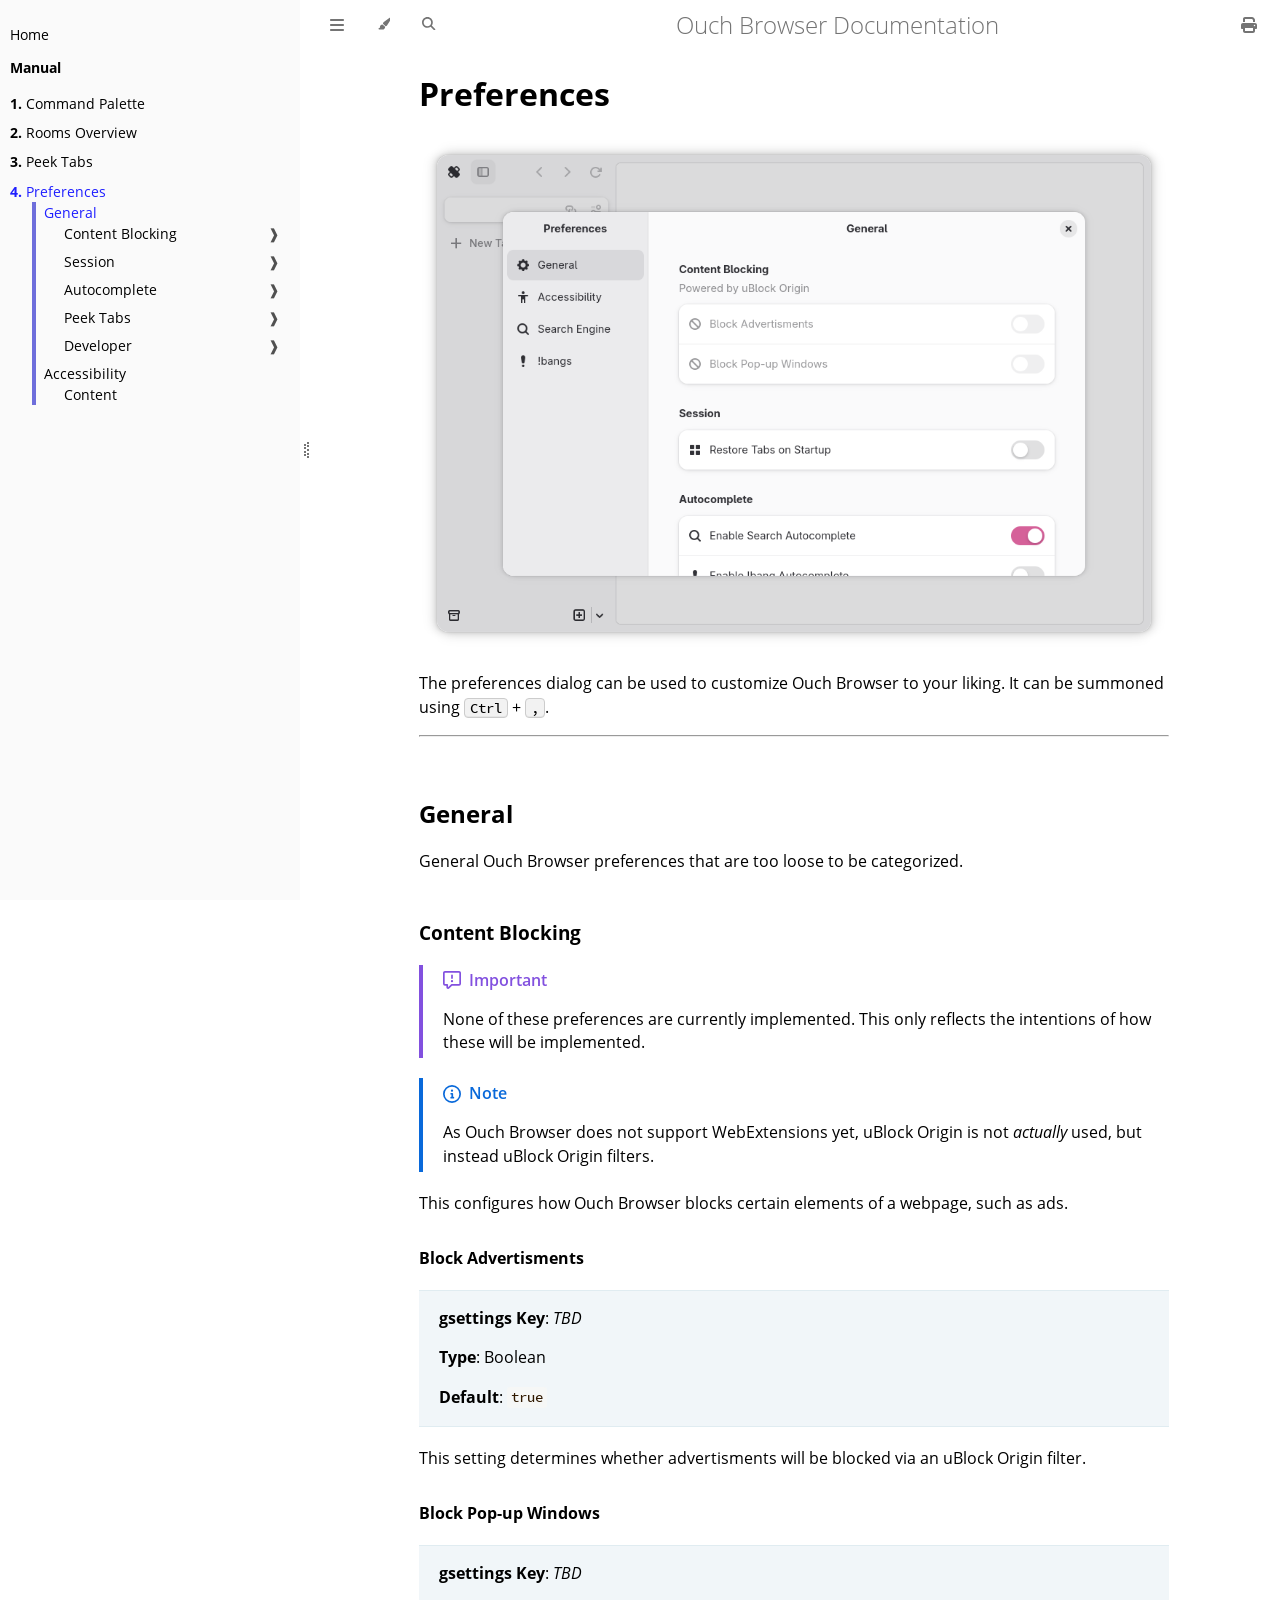
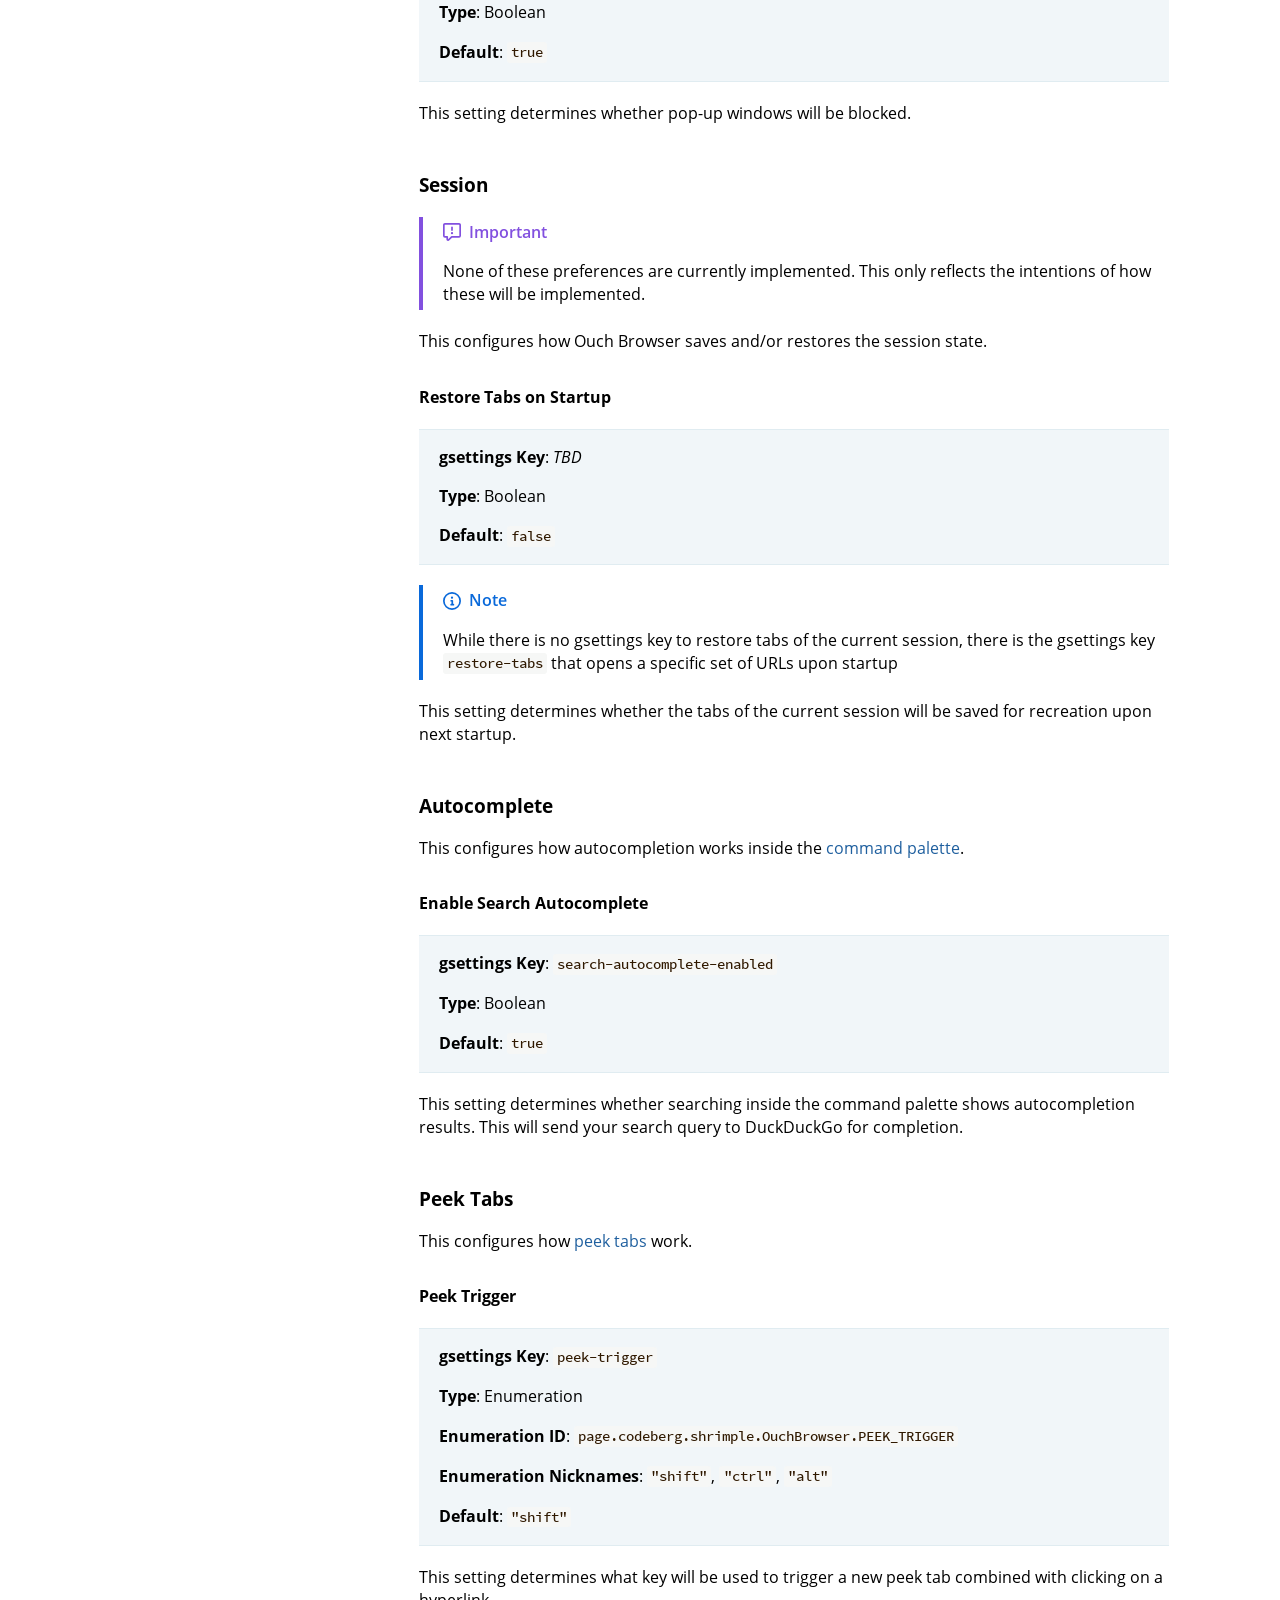
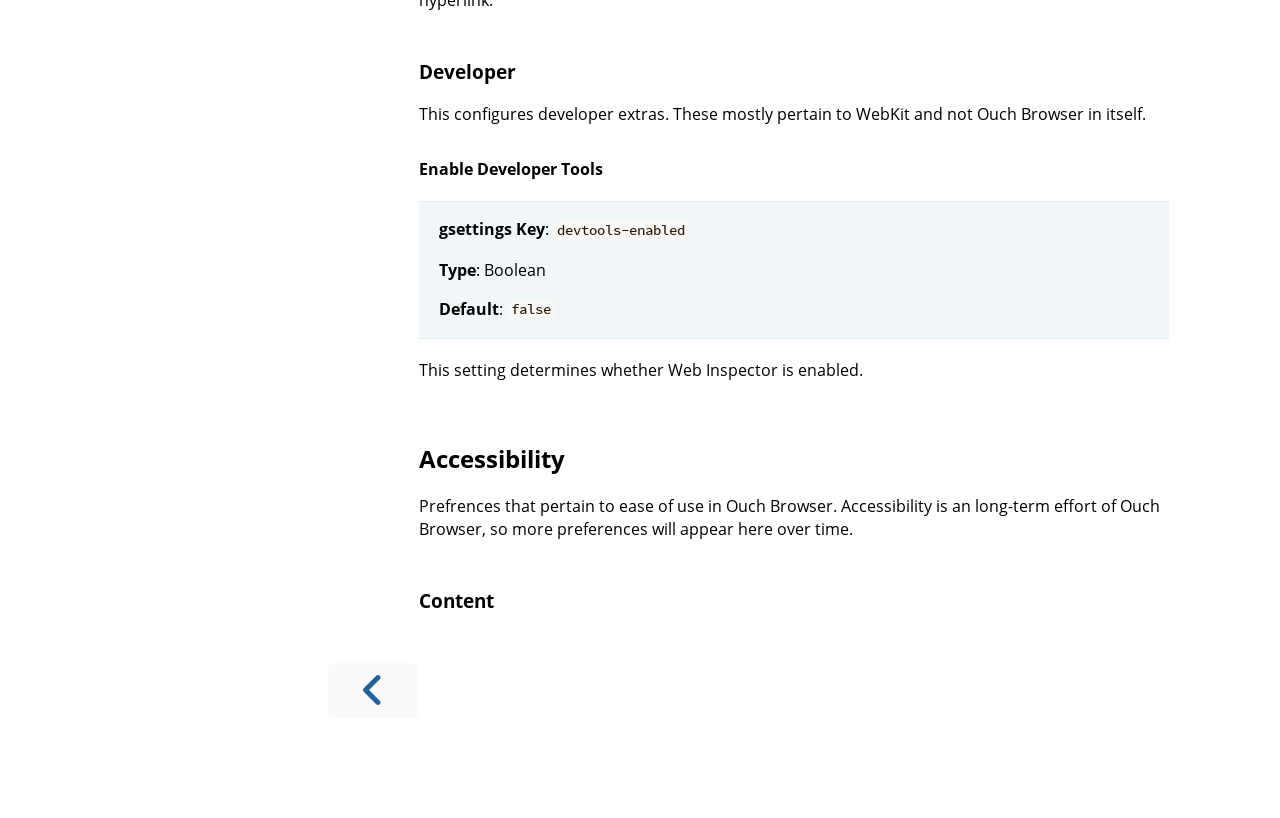
<file: manual/preferences.html>
<!DOCTYPE HTML>
<html lang="en" class="light sidebar-visible" dir="ltr">
    <head>
        <!-- Book generated using mdBook -->
        <meta charset="UTF-8">
        <title>Preferences - Ouch Browser Documentation</title>


        <!-- Custom HTML head -->

        <meta name="description" content="">
        <meta name="viewport" content="width=device-width, initial-scale=1">
        <meta name="theme-color" content="#ffffff">

        <link rel="icon" href="../favicon-de23e50b.svg">
        <link rel="shortcut icon" href="../favicon-8114d1fc.png">
        <link rel="stylesheet" href="../css/variables-8adf115d.css">
        <link rel="stylesheet" href="../css/general-e96d0476.css">
        <link rel="stylesheet" href="../css/chrome-d279d366.css">
        <link rel="stylesheet" href="../css/print-9e4910d8.css" media="print">

        <!-- Fonts -->
        <link rel="stylesheet" href="../fonts/fonts-9644e21d.css">

        <!-- Highlight.js Stylesheets -->
        <link rel="stylesheet" id="mdbook-highlight-css" href="../highlight-493f70e1.css">
        <link rel="stylesheet" id="mdbook-tomorrow-night-css" href="../tomorrow-night-4c0ae647.css">
        <link rel="stylesheet" id="mdbook-ayu-highlight-css" href="../ayu-highlight-3fdfc3ac.css">

        <!-- Custom theme stylesheets -->


        <!-- Provide site root and default themes to javascript -->
        <script>
            const path_to_root = "../";
            const default_light_theme = "light";
            const default_dark_theme = "navy";
            window.path_to_searchindex_js = "../searchindex-78805f0b.js";
        </script>
        <!-- Start loading toc.js asap -->
        <script src="../toc-271c01a2.js"></script>
    </head>
    <body>
    <div id="mdbook-help-container">
        <div id="mdbook-help-popup">
            <h2 class="mdbook-help-title">Keyboard shortcuts</h2>
            <div>
                <p>Press <kbd>←</kbd> or <kbd>→</kbd> to navigate between chapters</p>
                <p>Press <kbd>S</kbd> or <kbd>/</kbd> to search in the book</p>
                <p>Press <kbd>?</kbd> to show this help</p>
                <p>Press <kbd>Esc</kbd> to hide this help</p>
            </div>
        </div>
    </div>
    <div id="mdbook-body-container">
        <!-- Work around some values being stored in localStorage wrapped in quotes -->
        <script>
            try {
                let theme = localStorage.getItem('mdbook-theme');
                let sidebar = localStorage.getItem('mdbook-sidebar');

                if (theme.startsWith('"') && theme.endsWith('"')) {
                    localStorage.setItem('mdbook-theme', theme.slice(1, theme.length - 1));
                }

                if (sidebar.startsWith('"') && sidebar.endsWith('"')) {
                    localStorage.setItem('mdbook-sidebar', sidebar.slice(1, sidebar.length - 1));
                }
            } catch (e) { }
        </script>

        <!-- Set the theme before any content is loaded, prevents flash -->
        <script>
            const default_theme = window.matchMedia("(prefers-color-scheme: dark)").matches ? default_dark_theme : default_light_theme;
            let theme;
            try { theme = localStorage.getItem('mdbook-theme'); } catch(e) { }
            if (theme === null || theme === undefined) { theme = default_theme; }
            const html = document.documentElement;
            html.classList.remove('light')
            html.classList.add(theme);
            html.classList.add("js");
        </script>

        <input type="checkbox" id="mdbook-sidebar-toggle-anchor" class="hidden">

        <!-- Hide / unhide sidebar before it is displayed -->
        <script>
            let sidebar = null;
            const sidebar_toggle = document.getElementById("mdbook-sidebar-toggle-anchor");
            if (document.body.clientWidth >= 1080) {
                try { sidebar = localStorage.getItem('mdbook-sidebar'); } catch(e) { }
                sidebar = sidebar || 'visible';
            } else {
                sidebar = 'hidden';
                sidebar_toggle.checked = false;
            }
            if (sidebar === 'visible') {
                sidebar_toggle.checked = true;
            } else {
                html.classList.remove('sidebar-visible');
            }
        </script>

        <nav id="mdbook-sidebar" class="sidebar" aria-label="Table of contents">
            <!-- populated by js -->
            <mdbook-sidebar-scrollbox class="sidebar-scrollbox"></mdbook-sidebar-scrollbox>
            <noscript>
                <iframe class="sidebar-iframe-outer" src="../toc.html"></iframe>
            </noscript>
            <div id="mdbook-sidebar-resize-handle" class="sidebar-resize-handle">
                <div class="sidebar-resize-indicator"></div>
            </div>
        </nav>

        <div id="mdbook-page-wrapper" class="page-wrapper">

            <div class="page">
                <div id="mdbook-menu-bar-hover-placeholder"></div>
                <div id="mdbook-menu-bar" class="menu-bar sticky">
                    <div class="left-buttons">
                        <label id="mdbook-sidebar-toggle" class="icon-button" for="mdbook-sidebar-toggle-anchor" title="Toggle Table of Contents" aria-label="Toggle Table of Contents" aria-controls="mdbook-sidebar">
                            <span class=fa-svg><svg xmlns="http://www.w3.org/2000/svg" viewBox="0 0 448 512"><!--! Font Awesome Free 6.2.0 by @fontawesome - https://fontawesome.com License - https://fontawesome.com/license/free (Icons: CC BY 4.0, Fonts: SIL OFL 1.1, Code: MIT License) Copyright 2022 Fonticons, Inc. --><path d="M0 96C0 78.3 14.3 64 32 64H416c17.7 0 32 14.3 32 32s-14.3 32-32 32H32C14.3 128 0 113.7 0 96zM0 256c0-17.7 14.3-32 32-32H416c17.7 0 32 14.3 32 32s-14.3 32-32 32H32c-17.7 0-32-14.3-32-32zM448 416c0 17.7-14.3 32-32 32H32c-17.7 0-32-14.3-32-32s14.3-32 32-32H416c17.7 0 32 14.3 32 32z"/></svg></span>
                        </label>
                        <button id="mdbook-theme-toggle" class="icon-button" type="button" title="Change theme" aria-label="Change theme" aria-haspopup="true" aria-expanded="false" aria-controls="mdbook-theme-list">
                            <span class=fa-svg><svg xmlns="http://www.w3.org/2000/svg" viewBox="0 0 576 512"><!--! Font Awesome Free 6.2.0 by @fontawesome - https://fontawesome.com License - https://fontawesome.com/license/free (Icons: CC BY 4.0, Fonts: SIL OFL 1.1, Code: MIT License) Copyright 2022 Fonticons, Inc. --><path d="M371.3 367.1c27.3-3.9 51.9-19.4 67.2-42.9L600.2 74.1c12.6-19.5 9.4-45.3-7.6-61.2S549.7-4.4 531.1 9.6L294.4 187.2c-24 18-38.2 46.1-38.4 76.1L371.3 367.1zm-19.6 25.4l-116-104.4C175.9 290.3 128 339.6 128 400c0 3.9 .2 7.8 .6 11.6c1.8 17.5-10.2 36.4-27.8 36.4H96c-17.7 0-32 14.3-32 32s14.3 32 32 32H240c61.9 0 112-50.1 112-112c0-2.5-.1-5-.2-7.5z"/></svg></span>
                        </button>
                        <ul id="mdbook-theme-list" class="theme-popup" aria-label="Themes" role="menu">
                            <li role="none"><button role="menuitem" class="theme" id="mdbook-theme-default_theme">Auto</button></li>
                            <li role="none"><button role="menuitem" class="theme" id="mdbook-theme-light">Light</button></li>
                            <li role="none"><button role="menuitem" class="theme" id="mdbook-theme-rust">Rust</button></li>
                            <li role="none"><button role="menuitem" class="theme" id="mdbook-theme-coal">Coal</button></li>
                            <li role="none"><button role="menuitem" class="theme" id="mdbook-theme-navy">Navy</button></li>
                            <li role="none"><button role="menuitem" class="theme" id="mdbook-theme-ayu">Ayu</button></li>
                        </ul>
                        <button id="mdbook-search-toggle" class="icon-button" type="button" title="Search (`/`)" aria-label="Toggle Searchbar" aria-expanded="false" aria-keyshortcuts="/ s" aria-controls="mdbook-searchbar">
                            <span class=fa-svg><svg xmlns="http://www.w3.org/2000/svg" viewBox="0 0 512 512"><!--! Font Awesome Free 6.2.0 by @fontawesome - https://fontawesome.com License - https://fontawesome.com/license/free (Icons: CC BY 4.0, Fonts: SIL OFL 1.1, Code: MIT License) Copyright 2022 Fonticons, Inc. --><path d="M416 208c0 45.9-14.9 88.3-40 122.7L502.6 457.4c12.5 12.5 12.5 32.8 0 45.3s-32.8 12.5-45.3 0L330.7 376c-34.4 25.2-76.8 40-122.7 40C93.1 416 0 322.9 0 208S93.1 0 208 0S416 93.1 416 208zM208 352c79.5 0 144-64.5 144-144s-64.5-144-144-144S64 128.5 64 208s64.5 144 144 144z"/></svg></span>
                        </button>
                    </div>

                    <h1 class="menu-title">Ouch Browser Documentation</h1>

                    <div class="right-buttons">
                        <a href="../print.html" title="Print this book" aria-label="Print this book">
                            <span class=fa-svg id="print-button"><svg xmlns="http://www.w3.org/2000/svg" viewBox="0 0 512 512"><!--! Font Awesome Free 6.2.0 by @fontawesome - https://fontawesome.com License - https://fontawesome.com/license/free (Icons: CC BY 4.0, Fonts: SIL OFL 1.1, Code: MIT License) Copyright 2022 Fonticons, Inc. --><path d="M128 0C92.7 0 64 28.7 64 64v96h64V64H354.7L384 93.3V160h64V93.3c0-17-6.7-33.3-18.7-45.3L400 18.7C388 6.7 371.7 0 354.7 0H128zM384 352v32 64H128V384 368 352H384zm64 32h32c17.7 0 32-14.3 32-32V256c0-35.3-28.7-64-64-64H64c-35.3 0-64 28.7-64 64v96c0 17.7 14.3 32 32 32H64v64c0 35.3 28.7 64 64 64H384c35.3 0 64-28.7 64-64V384zm-16-88c-13.3 0-24-10.7-24-24s10.7-24 24-24s24 10.7 24 24s-10.7 24-24 24z"/></svg></span>
                        </a>

                    </div>
                </div>

                <div id="mdbook-search-wrapper" class="hidden">
                    <form id="mdbook-searchbar-outer" class="searchbar-outer">
                        <div class="search-wrapper">
                            <input type="search" id="mdbook-searchbar" name="searchbar" placeholder="Search this book ..." aria-controls="mdbook-searchresults-outer" aria-describedby="searchresults-header">
                            <div class="spinner-wrapper">
                                <span class=fa-svg id="fa-spin"><svg xmlns="http://www.w3.org/2000/svg" viewBox="0 0 512 512"><!--! Font Awesome Free 6.2.0 by @fontawesome - https://fontawesome.com License - https://fontawesome.com/license/free (Icons: CC BY 4.0, Fonts: SIL OFL 1.1, Code: MIT License) Copyright 2022 Fonticons, Inc. --><path d="M304 48c0-26.5-21.5-48-48-48s-48 21.5-48 48s21.5 48 48 48s48-21.5 48-48zm0 416c0-26.5-21.5-48-48-48s-48 21.5-48 48s21.5 48 48 48s48-21.5 48-48zM48 304c26.5 0 48-21.5 48-48s-21.5-48-48-48s-48 21.5-48 48s21.5 48 48 48zm464-48c0-26.5-21.5-48-48-48s-48 21.5-48 48s21.5 48 48 48s48-21.5 48-48zM142.9 437c18.7-18.7 18.7-49.1 0-67.9s-49.1-18.7-67.9 0s-18.7 49.1 0 67.9s49.1 18.7 67.9 0zm0-294.2c18.7-18.7 18.7-49.1 0-67.9S93.7 56.2 75 75s-18.7 49.1 0 67.9s49.1 18.7 67.9 0zM369.1 437c18.7 18.7 49.1 18.7 67.9 0s18.7-49.1 0-67.9s-49.1-18.7-67.9 0s-18.7 49.1 0 67.9z"/></svg></span>
                            </div>
                        </div>
                    </form>
                    <div id="mdbook-searchresults-outer" class="searchresults-outer hidden">
                        <div id="mdbook-searchresults-header" class="searchresults-header"></div>
                        <ul id="mdbook-searchresults">
                        </ul>
                    </div>
                </div>

                <!-- Apply ARIA attributes after the sidebar and the sidebar toggle button are added to the DOM -->
                <script>
                    document.getElementById('mdbook-sidebar-toggle').setAttribute('aria-expanded', sidebar === 'visible');
                    document.getElementById('mdbook-sidebar').setAttribute('aria-hidden', sidebar !== 'visible');
                    Array.from(document.querySelectorAll('#mdbook-sidebar a')).forEach(function(link) {
                        link.setAttribute('tabIndex', sidebar === 'visible' ? 0 : -1);
                    });
                </script>

                <div id="mdbook-content" class="content">
                    <main>
                        <h1 id="preferences"><a class="header" href="#preferences">Preferences</a></h1>
<p><label class="checkbox-label"><input class="checkbox-img" type="checkbox"><img src="../images/preferences.png" alt="Preferences dialog"><span class="img-wrapper"><img src="../images/preferences.png" alt="Preferences dialog"></span></label></p>
<p>The preferences dialog can be used to customize Ouch Browser to your liking.
It can be summoned using <kbd>Ctrl</kbd> + <kbd>,</kbd>.</p>
<hr>
<h2 id="general"><a class="header" href="#general">General</a></h2>
<p>General Ouch Browser preferences that are too loose to be categorized.</p>
<h3 id="content-blocking"><a class="header" href="#content-blocking">Content Blocking</a></h3>
<blockquote class="blockquote-tag blockquote-tag-important">
<p class="blockquote-tag-title"><svg viewbox="0 0 16 16" width="18" height="18"><path d="M0 1.75C0 .784.784 0 1.75 0h12.5C15.216 0 16 .784 16 1.75v9.5A1.75 1.75 0 0 1 14.25 13H8.06l-2.573 2.573A1.458 1.458 0 0 1 3 14.543V13H1.75A1.75 1.75 0 0 1 0 11.25Zm1.75-.25a.25.25 0 0 0-.25.25v9.5c0 .138.112.25.25.25h2a.75.75 0 0 1 .75.75v2.19l2.72-2.72a.749.749 0 0 1 .53-.22h6.5a.25.25 0 0 0 .25-.25v-9.5a.25.25 0 0 0-.25-.25Zm7 2.25v2.5a.75.75 0 0 1-1.5 0v-2.5a.75.75 0 0 1 1.5 0ZM9 9a1 1 0 1 1-2 0 1 1 0 0 1 2 0Z"></path></svg>Important</p>
<p>None of these preferences are currently implemented. This only reflects the
intentions of how these will be implemented.</p>
</blockquote>
<blockquote class="blockquote-tag blockquote-tag-note">
<p class="blockquote-tag-title"><svg viewbox="0 0 16 16" width="18" height="18"><path d="M0 8a8 8 0 1 1 16 0A8 8 0 0 1 0 8Zm8-6.5a6.5 6.5 0 1 0 0 13 6.5 6.5 0 0 0 0-13ZM6.5 7.75A.75.75 0 0 1 7.25 7h1a.75.75 0 0 1 .75.75v2.75h.25a.75.75 0 0 1 0 1.5h-2a.75.75 0 0 1 0-1.5h.25v-2h-.25a.75.75 0 0 1-.75-.75ZM8 6a1 1 0 1 1 0-2 1 1 0 0 1 0 2Z"></path></svg>Note</p>
<p>As Ouch Browser does not support WebExtensions yet, uBlock Origin is not
<em>actually</em> used, but instead uBlock Origin filters.</p>
</blockquote>
<p>This configures how Ouch Browser blocks certain elements of a webpage, such as
ads. <!-- Content blocked by parental controls will always be blocked,
therefore cannot be modified in Ouch Browser. --></p>
<h4 id="block-advertisments"><a class="header" href="#block-advertisments">Block Advertisments</a></h4>
<blockquote>
<p><strong>gsettings Key</strong>: <em>TBD</em></p>
<p><strong>Type</strong>: Boolean</p>
<p><strong>Default</strong>: <code>true</code></p>
</blockquote>
<p>This setting determines whether advertisments will be blocked via an uBlock
Origin filter.</p>
<h4 id="block-pop-up-windows"><a class="header" href="#block-pop-up-windows">Block Pop-up Windows</a></h4>
<blockquote>
<p><strong>gsettings Key</strong>: <em>TBD</em></p>
<p><strong>Type</strong>: Boolean</p>
<p><strong>Default</strong>: <code>true</code></p>
</blockquote>
<p>This setting determines whether pop-up windows will be blocked.</p>
<h3 id="session"><a class="header" href="#session">Session</a></h3>
<blockquote class="blockquote-tag blockquote-tag-important">
<p class="blockquote-tag-title"><svg viewbox="0 0 16 16" width="18" height="18"><path d="M0 1.75C0 .784.784 0 1.75 0h12.5C15.216 0 16 .784 16 1.75v9.5A1.75 1.75 0 0 1 14.25 13H8.06l-2.573 2.573A1.458 1.458 0 0 1 3 14.543V13H1.75A1.75 1.75 0 0 1 0 11.25Zm1.75-.25a.25.25 0 0 0-.25.25v9.5c0 .138.112.25.25.25h2a.75.75 0 0 1 .75.75v2.19l2.72-2.72a.749.749 0 0 1 .53-.22h6.5a.25.25 0 0 0 .25-.25v-9.5a.25.25 0 0 0-.25-.25Zm7 2.25v2.5a.75.75 0 0 1-1.5 0v-2.5a.75.75 0 0 1 1.5 0ZM9 9a1 1 0 1 1-2 0 1 1 0 0 1 2 0Z"></path></svg>Important</p>
<p>None of these preferences are currently implemented. This only reflects the
intentions of how these will be implemented.</p>
</blockquote>
<p>This configures how Ouch Browser saves and/or restores the session state.</p>
<h4 id="restore-tabs-on-startup"><a class="header" href="#restore-tabs-on-startup">Restore Tabs on Startup</a></h4>
<blockquote>
<p><strong>gsettings Key</strong>: <em>TBD</em></p>
<p><strong>Type</strong>: Boolean</p>
<p><strong>Default</strong>: <code>false</code></p>
</blockquote>
<blockquote class="blockquote-tag blockquote-tag-note">
<p class="blockquote-tag-title"><svg viewbox="0 0 16 16" width="18" height="18"><path d="M0 8a8 8 0 1 1 16 0A8 8 0 0 1 0 8Zm8-6.5a6.5 6.5 0 1 0 0 13 6.5 6.5 0 0 0 0-13ZM6.5 7.75A.75.75 0 0 1 7.25 7h1a.75.75 0 0 1 .75.75v2.75h.25a.75.75 0 0 1 0 1.5h-2a.75.75 0 0 1 0-1.5h.25v-2h-.25a.75.75 0 0 1-.75-.75ZM8 6a1 1 0 1 1 0-2 1 1 0 0 1 0 2Z"></path></svg>Note</p>
<p>While there is no gsettings key to restore tabs of the current session,
there is the gsettings key <code>restore-tabs</code> that opens a specific set of URLs
upon startup</p>
</blockquote>
<p>This setting determines whether the tabs of the current session will be saved
for recreation upon next startup.</p>
<h3 id="autocomplete"><a class="header" href="#autocomplete">Autocomplete</a></h3>
<p>This configures how autocompletion works inside the <a href="./command-palette.html">command palette</a>.</p>
<h4 id="enable-search-autocomplete"><a class="header" href="#enable-search-autocomplete">Enable Search Autocomplete</a></h4>
<blockquote>
<p><strong>gsettings Key</strong>: <code>search-autocomplete-enabled</code></p>
<p><strong>Type</strong>: Boolean</p>
<p><strong>Default</strong>: <code>true</code></p>
</blockquote>
<p>This setting determines whether searching inside the command palette shows
autocompletion results. This will send your search query to DuckDuckGo for
completion.</p>
<h3 id="peek-tabs"><a class="header" href="#peek-tabs">Peek Tabs</a></h3>
<p>This configures how <a href="./peek-tabs.html">peek tabs</a> work.</p>
<h4 id="peek-trigger"><a class="header" href="#peek-trigger">Peek Trigger</a></h4>
<blockquote>
<p><strong>gsettings Key</strong>: <code>peek-trigger</code></p>
<p><strong>Type</strong>: Enumeration</p>
<p><strong>Enumeration ID</strong>: <code>page.codeberg.shrimple.OuchBrowser.PEEK_TRIGGER</code></p>
<p><strong>Enumeration Nicknames</strong>: <code>"shift"</code>, <code>"ctrl"</code>, <code>"alt"</code></p>
<p><strong>Default</strong>: <code>"shift"</code></p>
</blockquote>
<p>This setting determines what key will be used to trigger a new peek tab
combined with clicking on a hyperlink.</p>
<h3 id="developer"><a class="header" href="#developer">Developer</a></h3>
<p>This configures developer extras. These mostly pertain to WebKit and not
Ouch Browser in itself.</p>
<h4 id="enable-developer-tools"><a class="header" href="#enable-developer-tools">Enable Developer Tools</a></h4>
<blockquote>
<p><strong>gsettings Key</strong>: <code>devtools-enabled</code></p>
<p><strong>Type</strong>: Boolean</p>
<p><strong>Default</strong>: <code>false</code></p>
</blockquote>
<p>This setting determines whether Web Inspector is enabled.</p>
<h2 id="accessibility"><a class="header" href="#accessibility">Accessibility</a></h2>
<p>Prefrences that pertain to ease of use in Ouch Browser. Accessibility is an
long-term effort of Ouch Browser, so more preferences will appear here over
time.</p>
<h3 id="content"><a class="header" href="#content">Content</a></h3>

                    </main>

                    <nav class="nav-wrapper" aria-label="Page navigation">
                        <!-- Mobile navigation buttons -->
                            <a rel="prev" href="../manual/peek-tabs.html" class="mobile-nav-chapters previous" title="Previous chapter" aria-label="Previous chapter" aria-keyshortcuts="Left">
                                <span class=fa-svg><svg xmlns="http://www.w3.org/2000/svg" viewBox="0 0 320 512"><!--! Font Awesome Free 6.2.0 by @fontawesome - https://fontawesome.com License - https://fontawesome.com/license/free (Icons: CC BY 4.0, Fonts: SIL OFL 1.1, Code: MIT License) Copyright 2022 Fonticons, Inc. --><path d="M41.4 233.4c-12.5 12.5-12.5 32.8 0 45.3l160 160c12.5 12.5 32.8 12.5 45.3 0s12.5-32.8 0-45.3L109.3 256 246.6 118.6c12.5-12.5 12.5-32.8 0-45.3s-32.8-12.5-45.3 0l-160 160z"/></svg></span>
                            </a>


                        <div style="clear: both"></div>
                    </nav>
                </div>
            </div>

            <nav class="nav-wide-wrapper" aria-label="Page navigation">
                    <a rel="prev" href="../manual/peek-tabs.html" class="nav-chapters previous" title="Previous chapter" aria-label="Previous chapter" aria-keyshortcuts="Left">
                        <span class=fa-svg><svg xmlns="http://www.w3.org/2000/svg" viewBox="0 0 320 512"><!--! Font Awesome Free 6.2.0 by @fontawesome - https://fontawesome.com License - https://fontawesome.com/license/free (Icons: CC BY 4.0, Fonts: SIL OFL 1.1, Code: MIT License) Copyright 2022 Fonticons, Inc. --><path d="M41.4 233.4c-12.5 12.5-12.5 32.8 0 45.3l160 160c12.5 12.5 32.8 12.5 45.3 0s12.5-32.8 0-45.3L109.3 256 246.6 118.6c12.5-12.5 12.5-32.8 0-45.3s-32.8-12.5-45.3 0l-160 160z"/></svg></span>
                    </a>

            </nav>

        </div>

        <template id=fa-eye><span class=fa-svg><svg xmlns="http://www.w3.org/2000/svg" viewBox="0 0 576 512"><!--! Font Awesome Free 6.2.0 by @fontawesome - https://fontawesome.com License - https://fontawesome.com/license/free (Icons: CC BY 4.0, Fonts: SIL OFL 1.1, Code: MIT License) Copyright 2022 Fonticons, Inc. --><path d="M288 32c-80.8 0-145.5 36.8-192.6 80.6C48.6 156 17.3 208 2.5 243.7c-3.3 7.9-3.3 16.7 0 24.6C17.3 304 48.6 356 95.4 399.4C142.5 443.2 207.2 480 288 480s145.5-36.8 192.6-80.6c46.8-43.5 78.1-95.4 93-131.1c3.3-7.9 3.3-16.7 0-24.6c-14.9-35.7-46.2-87.7-93-131.1C433.5 68.8 368.8 32 288 32zM432 256c0 79.5-64.5 144-144 144s-144-64.5-144-144s64.5-144 144-144s144 64.5 144 144zM288 192c0 35.3-28.7 64-64 64c-11.5 0-22.3-3-31.6-8.4c-.2 2.8-.4 5.5-.4 8.4c0 53 43 96 96 96s96-43 96-96s-43-96-96-96c-2.8 0-5.6 .1-8.4 .4c5.3 9.3 8.4 20.1 8.4 31.6z"/></svg></span></template>
        <template id=fa-eye-slash><span class=fa-svg><svg xmlns="http://www.w3.org/2000/svg" viewBox="0 0 640 512"><!--! Font Awesome Free 6.2.0 by @fontawesome - https://fontawesome.com License - https://fontawesome.com/license/free (Icons: CC BY 4.0, Fonts: SIL OFL 1.1, Code: MIT License) Copyright 2022 Fonticons, Inc. --><path d="M38.8 5.1C28.4-3.1 13.3-1.2 5.1 9.2S-1.2 34.7 9.2 42.9l592 464c10.4 8.2 25.5 6.3 33.7-4.1s6.3-25.5-4.1-33.7L525.6 386.7c39.6-40.6 66.4-86.1 79.9-118.4c3.3-7.9 3.3-16.7 0-24.6c-14.9-35.7-46.2-87.7-93-131.1C465.5 68.8 400.8 32 320 32c-68.2 0-125 26.3-169.3 60.8L38.8 5.1zM223.1 149.5C248.6 126.2 282.7 112 320 112c79.5 0 144 64.5 144 144c0 24.9-6.3 48.3-17.4 68.7L408 294.5c5.2-11.8 8-24.8 8-38.5c0-53-43-96-96-96c-2.8 0-5.6 .1-8.4 .4c5.3 9.3 8.4 20.1 8.4 31.6c0 10.2-2.4 19.8-6.6 28.3l-90.3-70.8zm223.1 298L373 389.9c-16.4 6.5-34.3 10.1-53 10.1c-79.5 0-144-64.5-144-144c0-6.9 .5-13.6 1.4-20.2L83.1 161.5C60.3 191.2 44 220.8 34.5 243.7c-3.3 7.9-3.3 16.7 0 24.6c14.9 35.7 46.2 87.7 93 131.1C174.5 443.2 239.2 480 320 480c47.8 0 89.9-12.9 126.2-32.5z"/></svg></span></template>
        <template id=fa-copy><span class=fa-svg><svg xmlns="http://www.w3.org/2000/svg" viewBox="0 0 512 512"><!--! Font Awesome Free 6.2.0 by @fontawesome - https://fontawesome.com License - https://fontawesome.com/license/free (Icons: CC BY 4.0, Fonts: SIL OFL 1.1, Code: MIT License) Copyright 2022 Fonticons, Inc. --><path d="M502.6 70.63l-61.25-61.25C435.4 3.371 427.2 0 418.7 0H255.1c-35.35 0-64 28.66-64 64l.0195 256C192 355.4 220.7 384 256 384h192c35.2 0 64-28.8 64-64V93.25C512 84.77 508.6 76.63 502.6 70.63zM464 320c0 8.836-7.164 16-16 16H255.1c-8.838 0-16-7.164-16-16L239.1 64.13c0-8.836 7.164-16 16-16h128L384 96c0 17.67 14.33 32 32 32h47.1V320zM272 448c0 8.836-7.164 16-16 16H63.1c-8.838 0-16-7.164-16-16L47.98 192.1c0-8.836 7.164-16 16-16H160V128H63.99c-35.35 0-64 28.65-64 64l.0098 256C.002 483.3 28.66 512 64 512h192c35.2 0 64-28.8 64-64v-32h-47.1L272 448z"/></svg></span></template>
        <template id=fa-play><span class=fa-svg><svg xmlns="http://www.w3.org/2000/svg" viewBox="0 0 384 512"><!--! Font Awesome Free 6.2.0 by @fontawesome - https://fontawesome.com License - https://fontawesome.com/license/free (Icons: CC BY 4.0, Fonts: SIL OFL 1.1, Code: MIT License) Copyright 2022 Fonticons, Inc. --><path d="M73 39c-14.8-9.1-33.4-9.4-48.5-.9S0 62.6 0 80V432c0 17.4 9.4 33.4 24.5 41.9s33.7 8.1 48.5-.9L361 297c14.3-8.7 23-24.2 23-41s-8.7-32.2-23-41L73 39z"/></svg></span></template>
        <template id=fa-clock-rotate-left><span class=fa-svg><svg xmlns="http://www.w3.org/2000/svg" viewBox="0 0 512 512"><!--! Font Awesome Free 6.2.0 by @fontawesome - https://fontawesome.com License - https://fontawesome.com/license/free (Icons: CC BY 4.0, Fonts: SIL OFL 1.1, Code: MIT License) Copyright 2022 Fonticons, Inc. --><path d="M75 75L41 41C25.9 25.9 0 36.6 0 57.9V168c0 13.3 10.7 24 24 24H134.1c21.4 0 32.1-25.9 17-41l-30.8-30.8C155 85.5 203 64 256 64c106 0 192 86 192 192s-86 192-192 192c-40.8 0-78.6-12.7-109.7-34.4c-14.5-10.1-34.4-6.6-44.6 7.9s-6.6 34.4 7.9 44.6C151.2 495 201.7 512 256 512c141.4 0 256-114.6 256-256S397.4 0 256 0C185.3 0 121.3 28.7 75 75zm181 53c-13.3 0-24 10.7-24 24V256c0 6.4 2.5 12.5 7 17l72 72c9.4 9.4 24.6 9.4 33.9 0s9.4-24.6 0-33.9l-65-65V152c0-13.3-10.7-24-24-24z"/></svg></span></template>



        <script>
            window.playground_copyable = true;
        </script>


        <script src="../elasticlunr-ef4e11c1.min.js"></script>
        <script src="../mark-09e88c2c.min.js"></script>
        <script src="../searcher-09f2665d.js"></script>

        <script src="../clipboard-1626706a.min.js"></script>
        <script src="../highlight-abc7f01d.js"></script>
        <script src="../book-609e4cb8.js"></script>

        <!-- Custom JS scripts -->



    </div>
    </body>
</html>
</file>
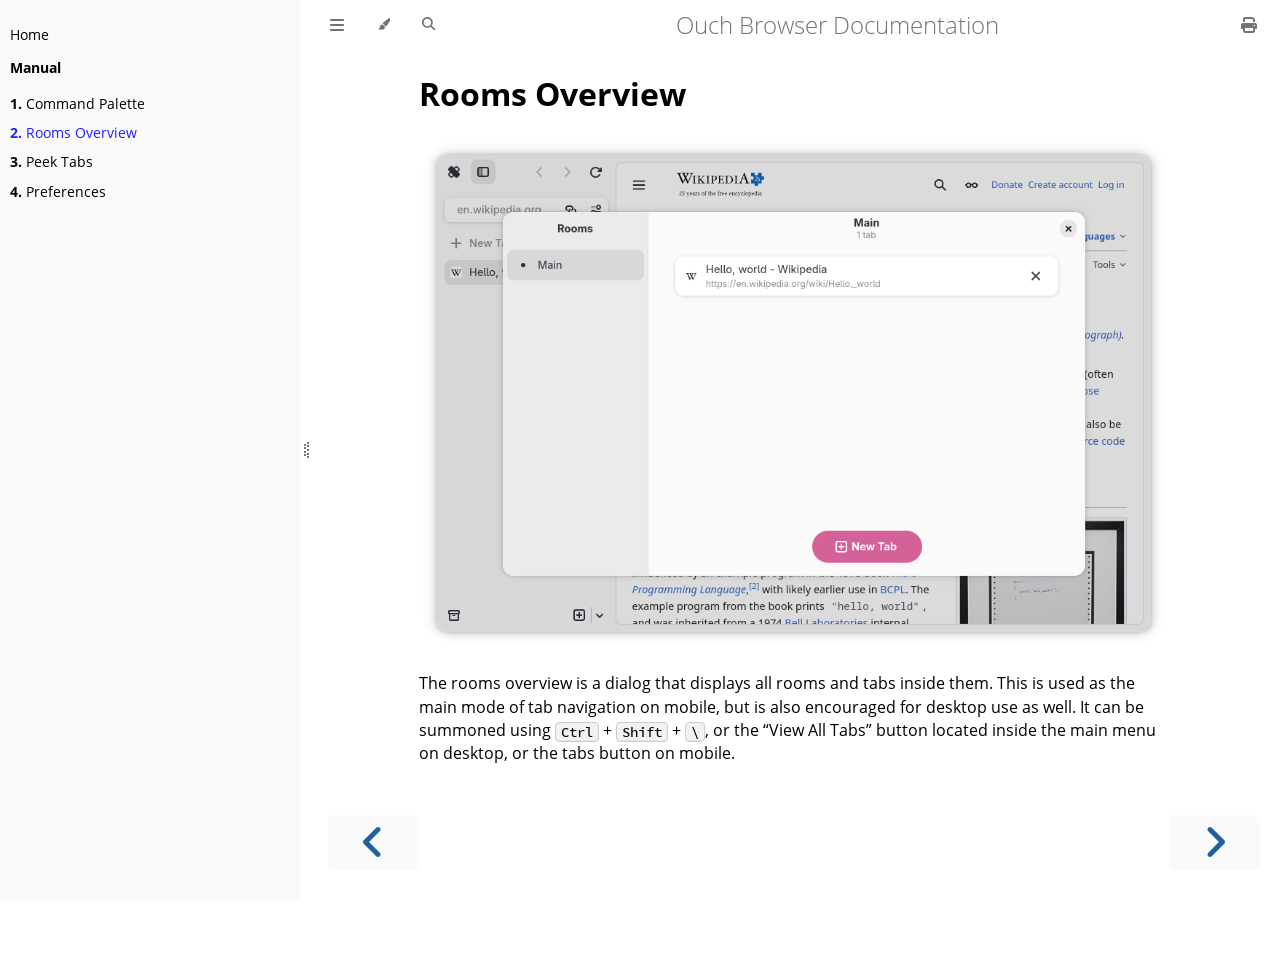
<file: manual/rooms-overview.html>
<!DOCTYPE HTML>
<html lang="en" class="light sidebar-visible" dir="ltr">
    <head>
        <!-- Book generated using mdBook -->
        <meta charset="UTF-8">
        <title>Rooms Overview - Ouch Browser Documentation</title>


        <!-- Custom HTML head -->

        <meta name="description" content="">
        <meta name="viewport" content="width=device-width, initial-scale=1">
        <meta name="theme-color" content="#ffffff">

        <link rel="icon" href="../favicon-de23e50b.svg">
        <link rel="shortcut icon" href="../favicon-8114d1fc.png">
        <link rel="stylesheet" href="../css/variables-8adf115d.css">
        <link rel="stylesheet" href="../css/general-e96d0476.css">
        <link rel="stylesheet" href="../css/chrome-d279d366.css">
        <link rel="stylesheet" href="../css/print-9e4910d8.css" media="print">

        <!-- Fonts -->
        <link rel="stylesheet" href="../fonts/fonts-9644e21d.css">

        <!-- Highlight.js Stylesheets -->
        <link rel="stylesheet" id="mdbook-highlight-css" href="../highlight-493f70e1.css">
        <link rel="stylesheet" id="mdbook-tomorrow-night-css" href="../tomorrow-night-4c0ae647.css">
        <link rel="stylesheet" id="mdbook-ayu-highlight-css" href="../ayu-highlight-3fdfc3ac.css">

        <!-- Custom theme stylesheets -->


        <!-- Provide site root and default themes to javascript -->
        <script>
            const path_to_root = "../";
            const default_light_theme = "light";
            const default_dark_theme = "navy";
            window.path_to_searchindex_js = "../searchindex-78805f0b.js";
        </script>
        <!-- Start loading toc.js asap -->
        <script src="../toc-271c01a2.js"></script>
    </head>
    <body>
    <div id="mdbook-help-container">
        <div id="mdbook-help-popup">
            <h2 class="mdbook-help-title">Keyboard shortcuts</h2>
            <div>
                <p>Press <kbd>←</kbd> or <kbd>→</kbd> to navigate between chapters</p>
                <p>Press <kbd>S</kbd> or <kbd>/</kbd> to search in the book</p>
                <p>Press <kbd>?</kbd> to show this help</p>
                <p>Press <kbd>Esc</kbd> to hide this help</p>
            </div>
        </div>
    </div>
    <div id="mdbook-body-container">
        <!-- Work around some values being stored in localStorage wrapped in quotes -->
        <script>
            try {
                let theme = localStorage.getItem('mdbook-theme');
                let sidebar = localStorage.getItem('mdbook-sidebar');

                if (theme.startsWith('"') && theme.endsWith('"')) {
                    localStorage.setItem('mdbook-theme', theme.slice(1, theme.length - 1));
                }

                if (sidebar.startsWith('"') && sidebar.endsWith('"')) {
                    localStorage.setItem('mdbook-sidebar', sidebar.slice(1, sidebar.length - 1));
                }
            } catch (e) { }
        </script>

        <!-- Set the theme before any content is loaded, prevents flash -->
        <script>
            const default_theme = window.matchMedia("(prefers-color-scheme: dark)").matches ? default_dark_theme : default_light_theme;
            let theme;
            try { theme = localStorage.getItem('mdbook-theme'); } catch(e) { }
            if (theme === null || theme === undefined) { theme = default_theme; }
            const html = document.documentElement;
            html.classList.remove('light')
            html.classList.add(theme);
            html.classList.add("js");
        </script>

        <input type="checkbox" id="mdbook-sidebar-toggle-anchor" class="hidden">

        <!-- Hide / unhide sidebar before it is displayed -->
        <script>
            let sidebar = null;
            const sidebar_toggle = document.getElementById("mdbook-sidebar-toggle-anchor");
            if (document.body.clientWidth >= 1080) {
                try { sidebar = localStorage.getItem('mdbook-sidebar'); } catch(e) { }
                sidebar = sidebar || 'visible';
            } else {
                sidebar = 'hidden';
                sidebar_toggle.checked = false;
            }
            if (sidebar === 'visible') {
                sidebar_toggle.checked = true;
            } else {
                html.classList.remove('sidebar-visible');
            }
        </script>

        <nav id="mdbook-sidebar" class="sidebar" aria-label="Table of contents">
            <!-- populated by js -->
            <mdbook-sidebar-scrollbox class="sidebar-scrollbox"></mdbook-sidebar-scrollbox>
            <noscript>
                <iframe class="sidebar-iframe-outer" src="../toc.html"></iframe>
            </noscript>
            <div id="mdbook-sidebar-resize-handle" class="sidebar-resize-handle">
                <div class="sidebar-resize-indicator"></div>
            </div>
        </nav>

        <div id="mdbook-page-wrapper" class="page-wrapper">

            <div class="page">
                <div id="mdbook-menu-bar-hover-placeholder"></div>
                <div id="mdbook-menu-bar" class="menu-bar sticky">
                    <div class="left-buttons">
                        <label id="mdbook-sidebar-toggle" class="icon-button" for="mdbook-sidebar-toggle-anchor" title="Toggle Table of Contents" aria-label="Toggle Table of Contents" aria-controls="mdbook-sidebar">
                            <span class=fa-svg><svg xmlns="http://www.w3.org/2000/svg" viewBox="0 0 448 512"><!--! Font Awesome Free 6.2.0 by @fontawesome - https://fontawesome.com License - https://fontawesome.com/license/free (Icons: CC BY 4.0, Fonts: SIL OFL 1.1, Code: MIT License) Copyright 2022 Fonticons, Inc. --><path d="M0 96C0 78.3 14.3 64 32 64H416c17.7 0 32 14.3 32 32s-14.3 32-32 32H32C14.3 128 0 113.7 0 96zM0 256c0-17.7 14.3-32 32-32H416c17.7 0 32 14.3 32 32s-14.3 32-32 32H32c-17.7 0-32-14.3-32-32zM448 416c0 17.7-14.3 32-32 32H32c-17.7 0-32-14.3-32-32s14.3-32 32-32H416c17.7 0 32 14.3 32 32z"/></svg></span>
                        </label>
                        <button id="mdbook-theme-toggle" class="icon-button" type="button" title="Change theme" aria-label="Change theme" aria-haspopup="true" aria-expanded="false" aria-controls="mdbook-theme-list">
                            <span class=fa-svg><svg xmlns="http://www.w3.org/2000/svg" viewBox="0 0 576 512"><!--! Font Awesome Free 6.2.0 by @fontawesome - https://fontawesome.com License - https://fontawesome.com/license/free (Icons: CC BY 4.0, Fonts: SIL OFL 1.1, Code: MIT License) Copyright 2022 Fonticons, Inc. --><path d="M371.3 367.1c27.3-3.9 51.9-19.4 67.2-42.9L600.2 74.1c12.6-19.5 9.4-45.3-7.6-61.2S549.7-4.4 531.1 9.6L294.4 187.2c-24 18-38.2 46.1-38.4 76.1L371.3 367.1zm-19.6 25.4l-116-104.4C175.9 290.3 128 339.6 128 400c0 3.9 .2 7.8 .6 11.6c1.8 17.5-10.2 36.4-27.8 36.4H96c-17.7 0-32 14.3-32 32s14.3 32 32 32H240c61.9 0 112-50.1 112-112c0-2.5-.1-5-.2-7.5z"/></svg></span>
                        </button>
                        <ul id="mdbook-theme-list" class="theme-popup" aria-label="Themes" role="menu">
                            <li role="none"><button role="menuitem" class="theme" id="mdbook-theme-default_theme">Auto</button></li>
                            <li role="none"><button role="menuitem" class="theme" id="mdbook-theme-light">Light</button></li>
                            <li role="none"><button role="menuitem" class="theme" id="mdbook-theme-rust">Rust</button></li>
                            <li role="none"><button role="menuitem" class="theme" id="mdbook-theme-coal">Coal</button></li>
                            <li role="none"><button role="menuitem" class="theme" id="mdbook-theme-navy">Navy</button></li>
                            <li role="none"><button role="menuitem" class="theme" id="mdbook-theme-ayu">Ayu</button></li>
                        </ul>
                        <button id="mdbook-search-toggle" class="icon-button" type="button" title="Search (`/`)" aria-label="Toggle Searchbar" aria-expanded="false" aria-keyshortcuts="/ s" aria-controls="mdbook-searchbar">
                            <span class=fa-svg><svg xmlns="http://www.w3.org/2000/svg" viewBox="0 0 512 512"><!--! Font Awesome Free 6.2.0 by @fontawesome - https://fontawesome.com License - https://fontawesome.com/license/free (Icons: CC BY 4.0, Fonts: SIL OFL 1.1, Code: MIT License) Copyright 2022 Fonticons, Inc. --><path d="M416 208c0 45.9-14.9 88.3-40 122.7L502.6 457.4c12.5 12.5 12.5 32.8 0 45.3s-32.8 12.5-45.3 0L330.7 376c-34.4 25.2-76.8 40-122.7 40C93.1 416 0 322.9 0 208S93.1 0 208 0S416 93.1 416 208zM208 352c79.5 0 144-64.5 144-144s-64.5-144-144-144S64 128.5 64 208s64.5 144 144 144z"/></svg></span>
                        </button>
                    </div>

                    <h1 class="menu-title">Ouch Browser Documentation</h1>

                    <div class="right-buttons">
                        <a href="../print.html" title="Print this book" aria-label="Print this book">
                            <span class=fa-svg id="print-button"><svg xmlns="http://www.w3.org/2000/svg" viewBox="0 0 512 512"><!--! Font Awesome Free 6.2.0 by @fontawesome - https://fontawesome.com License - https://fontawesome.com/license/free (Icons: CC BY 4.0, Fonts: SIL OFL 1.1, Code: MIT License) Copyright 2022 Fonticons, Inc. --><path d="M128 0C92.7 0 64 28.7 64 64v96h64V64H354.7L384 93.3V160h64V93.3c0-17-6.7-33.3-18.7-45.3L400 18.7C388 6.7 371.7 0 354.7 0H128zM384 352v32 64H128V384 368 352H384zm64 32h32c17.7 0 32-14.3 32-32V256c0-35.3-28.7-64-64-64H64c-35.3 0-64 28.7-64 64v96c0 17.7 14.3 32 32 32H64v64c0 35.3 28.7 64 64 64H384c35.3 0 64-28.7 64-64V384zm-16-88c-13.3 0-24-10.7-24-24s10.7-24 24-24s24 10.7 24 24s-10.7 24-24 24z"/></svg></span>
                        </a>

                    </div>
                </div>

                <div id="mdbook-search-wrapper" class="hidden">
                    <form id="mdbook-searchbar-outer" class="searchbar-outer">
                        <div class="search-wrapper">
                            <input type="search" id="mdbook-searchbar" name="searchbar" placeholder="Search this book ..." aria-controls="mdbook-searchresults-outer" aria-describedby="searchresults-header">
                            <div class="spinner-wrapper">
                                <span class=fa-svg id="fa-spin"><svg xmlns="http://www.w3.org/2000/svg" viewBox="0 0 512 512"><!--! Font Awesome Free 6.2.0 by @fontawesome - https://fontawesome.com License - https://fontawesome.com/license/free (Icons: CC BY 4.0, Fonts: SIL OFL 1.1, Code: MIT License) Copyright 2022 Fonticons, Inc. --><path d="M304 48c0-26.5-21.5-48-48-48s-48 21.5-48 48s21.5 48 48 48s48-21.5 48-48zm0 416c0-26.5-21.5-48-48-48s-48 21.5-48 48s21.5 48 48 48s48-21.5 48-48zM48 304c26.5 0 48-21.5 48-48s-21.5-48-48-48s-48 21.5-48 48s21.5 48 48 48zm464-48c0-26.5-21.5-48-48-48s-48 21.5-48 48s21.5 48 48 48s48-21.5 48-48zM142.9 437c18.7-18.7 18.7-49.1 0-67.9s-49.1-18.7-67.9 0s-18.7 49.1 0 67.9s49.1 18.7 67.9 0zm0-294.2c18.7-18.7 18.7-49.1 0-67.9S93.7 56.2 75 75s-18.7 49.1 0 67.9s49.1 18.7 67.9 0zM369.1 437c18.7 18.7 49.1 18.7 67.9 0s18.7-49.1 0-67.9s-49.1-18.7-67.9 0s-18.7 49.1 0 67.9z"/></svg></span>
                            </div>
                        </div>
                    </form>
                    <div id="mdbook-searchresults-outer" class="searchresults-outer hidden">
                        <div id="mdbook-searchresults-header" class="searchresults-header"></div>
                        <ul id="mdbook-searchresults">
                        </ul>
                    </div>
                </div>

                <!-- Apply ARIA attributes after the sidebar and the sidebar toggle button are added to the DOM -->
                <script>
                    document.getElementById('mdbook-sidebar-toggle').setAttribute('aria-expanded', sidebar === 'visible');
                    document.getElementById('mdbook-sidebar').setAttribute('aria-hidden', sidebar !== 'visible');
                    Array.from(document.querySelectorAll('#mdbook-sidebar a')).forEach(function(link) {
                        link.setAttribute('tabIndex', sidebar === 'visible' ? 0 : -1);
                    });
                </script>

                <div id="mdbook-content" class="content">
                    <main>
                        <h1 id="rooms-overview"><a class="header" href="#rooms-overview">Rooms Overview</a></h1>
<p><label class="checkbox-label"><input class="checkbox-img" type="checkbox"><img src="../images/rooms-overview.png" alt="Rooms Overview"><span class="img-wrapper"><img src="../images/rooms-overview.png" alt="Rooms Overview"></span></label></p>
<p>The rooms overview is a dialog that displays all rooms and tabs inside them.
This is used as the main mode of tab navigation on mobile, but is also
encouraged for desktop use as well. It can be summoned using <kbd>Ctrl</kbd> +
<kbd>Shift</kbd> + <kbd>\</kbd>, or the “View All Tabs” button located
inside the main menu on desktop, or the tabs button on mobile.</p>

                    </main>

                    <nav class="nav-wrapper" aria-label="Page navigation">
                        <!-- Mobile navigation buttons -->
                            <a rel="prev" href="../manual/command-palette.html" class="mobile-nav-chapters previous" title="Previous chapter" aria-label="Previous chapter" aria-keyshortcuts="Left">
                                <span class=fa-svg><svg xmlns="http://www.w3.org/2000/svg" viewBox="0 0 320 512"><!--! Font Awesome Free 6.2.0 by @fontawesome - https://fontawesome.com License - https://fontawesome.com/license/free (Icons: CC BY 4.0, Fonts: SIL OFL 1.1, Code: MIT License) Copyright 2022 Fonticons, Inc. --><path d="M41.4 233.4c-12.5 12.5-12.5 32.8 0 45.3l160 160c12.5 12.5 32.8 12.5 45.3 0s12.5-32.8 0-45.3L109.3 256 246.6 118.6c12.5-12.5 12.5-32.8 0-45.3s-32.8-12.5-45.3 0l-160 160z"/></svg></span>
                            </a>

                            <a rel="next prefetch" href="../manual/peek-tabs.html" class="mobile-nav-chapters next" title="Next chapter" aria-label="Next chapter" aria-keyshortcuts="Right">
                                <span class=fa-svg><svg xmlns="http://www.w3.org/2000/svg" viewBox="0 0 320 512"><!--! Font Awesome Free 6.2.0 by @fontawesome - https://fontawesome.com License - https://fontawesome.com/license/free (Icons: CC BY 4.0, Fonts: SIL OFL 1.1, Code: MIT License) Copyright 2022 Fonticons, Inc. --><path d="M278.6 233.4c12.5 12.5 12.5 32.8 0 45.3l-160 160c-12.5 12.5-32.8 12.5-45.3 0s-12.5-32.8 0-45.3L210.7 256 73.4 118.6c-12.5-12.5-12.5-32.8 0-45.3s32.8-12.5 45.3 0l160 160z"/></svg></span>
                            </a>

                        <div style="clear: both"></div>
                    </nav>
                </div>
            </div>

            <nav class="nav-wide-wrapper" aria-label="Page navigation">
                    <a rel="prev" href="../manual/command-palette.html" class="nav-chapters previous" title="Previous chapter" aria-label="Previous chapter" aria-keyshortcuts="Left">
                        <span class=fa-svg><svg xmlns="http://www.w3.org/2000/svg" viewBox="0 0 320 512"><!--! Font Awesome Free 6.2.0 by @fontawesome - https://fontawesome.com License - https://fontawesome.com/license/free (Icons: CC BY 4.0, Fonts: SIL OFL 1.1, Code: MIT License) Copyright 2022 Fonticons, Inc. --><path d="M41.4 233.4c-12.5 12.5-12.5 32.8 0 45.3l160 160c12.5 12.5 32.8 12.5 45.3 0s12.5-32.8 0-45.3L109.3 256 246.6 118.6c12.5-12.5 12.5-32.8 0-45.3s-32.8-12.5-45.3 0l-160 160z"/></svg></span>
                    </a>

                    <a rel="next prefetch" href="../manual/peek-tabs.html" class="nav-chapters next" title="Next chapter" aria-label="Next chapter" aria-keyshortcuts="Right">
                        <span class=fa-svg><svg xmlns="http://www.w3.org/2000/svg" viewBox="0 0 320 512"><!--! Font Awesome Free 6.2.0 by @fontawesome - https://fontawesome.com License - https://fontawesome.com/license/free (Icons: CC BY 4.0, Fonts: SIL OFL 1.1, Code: MIT License) Copyright 2022 Fonticons, Inc. --><path d="M278.6 233.4c12.5 12.5 12.5 32.8 0 45.3l-160 160c-12.5 12.5-32.8 12.5-45.3 0s-12.5-32.8 0-45.3L210.7 256 73.4 118.6c-12.5-12.5-12.5-32.8 0-45.3s32.8-12.5 45.3 0l160 160z"/></svg></span>
                    </a>
            </nav>

        </div>

        <template id=fa-eye><span class=fa-svg><svg xmlns="http://www.w3.org/2000/svg" viewBox="0 0 576 512"><!--! Font Awesome Free 6.2.0 by @fontawesome - https://fontawesome.com License - https://fontawesome.com/license/free (Icons: CC BY 4.0, Fonts: SIL OFL 1.1, Code: MIT License) Copyright 2022 Fonticons, Inc. --><path d="M288 32c-80.8 0-145.5 36.8-192.6 80.6C48.6 156 17.3 208 2.5 243.7c-3.3 7.9-3.3 16.7 0 24.6C17.3 304 48.6 356 95.4 399.4C142.5 443.2 207.2 480 288 480s145.5-36.8 192.6-80.6c46.8-43.5 78.1-95.4 93-131.1c3.3-7.9 3.3-16.7 0-24.6c-14.9-35.7-46.2-87.7-93-131.1C433.5 68.8 368.8 32 288 32zM432 256c0 79.5-64.5 144-144 144s-144-64.5-144-144s64.5-144 144-144s144 64.5 144 144zM288 192c0 35.3-28.7 64-64 64c-11.5 0-22.3-3-31.6-8.4c-.2 2.8-.4 5.5-.4 8.4c0 53 43 96 96 96s96-43 96-96s-43-96-96-96c-2.8 0-5.6 .1-8.4 .4c5.3 9.3 8.4 20.1 8.4 31.6z"/></svg></span></template>
        <template id=fa-eye-slash><span class=fa-svg><svg xmlns="http://www.w3.org/2000/svg" viewBox="0 0 640 512"><!--! Font Awesome Free 6.2.0 by @fontawesome - https://fontawesome.com License - https://fontawesome.com/license/free (Icons: CC BY 4.0, Fonts: SIL OFL 1.1, Code: MIT License) Copyright 2022 Fonticons, Inc. --><path d="M38.8 5.1C28.4-3.1 13.3-1.2 5.1 9.2S-1.2 34.7 9.2 42.9l592 464c10.4 8.2 25.5 6.3 33.7-4.1s6.3-25.5-4.1-33.7L525.6 386.7c39.6-40.6 66.4-86.1 79.9-118.4c3.3-7.9 3.3-16.7 0-24.6c-14.9-35.7-46.2-87.7-93-131.1C465.5 68.8 400.8 32 320 32c-68.2 0-125 26.3-169.3 60.8L38.8 5.1zM223.1 149.5C248.6 126.2 282.7 112 320 112c79.5 0 144 64.5 144 144c0 24.9-6.3 48.3-17.4 68.7L408 294.5c5.2-11.8 8-24.8 8-38.5c0-53-43-96-96-96c-2.8 0-5.6 .1-8.4 .4c5.3 9.3 8.4 20.1 8.4 31.6c0 10.2-2.4 19.8-6.6 28.3l-90.3-70.8zm223.1 298L373 389.9c-16.4 6.5-34.3 10.1-53 10.1c-79.5 0-144-64.5-144-144c0-6.9 .5-13.6 1.4-20.2L83.1 161.5C60.3 191.2 44 220.8 34.5 243.7c-3.3 7.9-3.3 16.7 0 24.6c14.9 35.7 46.2 87.7 93 131.1C174.5 443.2 239.2 480 320 480c47.8 0 89.9-12.9 126.2-32.5z"/></svg></span></template>
        <template id=fa-copy><span class=fa-svg><svg xmlns="http://www.w3.org/2000/svg" viewBox="0 0 512 512"><!--! Font Awesome Free 6.2.0 by @fontawesome - https://fontawesome.com License - https://fontawesome.com/license/free (Icons: CC BY 4.0, Fonts: SIL OFL 1.1, Code: MIT License) Copyright 2022 Fonticons, Inc. --><path d="M502.6 70.63l-61.25-61.25C435.4 3.371 427.2 0 418.7 0H255.1c-35.35 0-64 28.66-64 64l.0195 256C192 355.4 220.7 384 256 384h192c35.2 0 64-28.8 64-64V93.25C512 84.77 508.6 76.63 502.6 70.63zM464 320c0 8.836-7.164 16-16 16H255.1c-8.838 0-16-7.164-16-16L239.1 64.13c0-8.836 7.164-16 16-16h128L384 96c0 17.67 14.33 32 32 32h47.1V320zM272 448c0 8.836-7.164 16-16 16H63.1c-8.838 0-16-7.164-16-16L47.98 192.1c0-8.836 7.164-16 16-16H160V128H63.99c-35.35 0-64 28.65-64 64l.0098 256C.002 483.3 28.66 512 64 512h192c35.2 0 64-28.8 64-64v-32h-47.1L272 448z"/></svg></span></template>
        <template id=fa-play><span class=fa-svg><svg xmlns="http://www.w3.org/2000/svg" viewBox="0 0 384 512"><!--! Font Awesome Free 6.2.0 by @fontawesome - https://fontawesome.com License - https://fontawesome.com/license/free (Icons: CC BY 4.0, Fonts: SIL OFL 1.1, Code: MIT License) Copyright 2022 Fonticons, Inc. --><path d="M73 39c-14.8-9.1-33.4-9.4-48.5-.9S0 62.6 0 80V432c0 17.4 9.4 33.4 24.5 41.9s33.7 8.1 48.5-.9L361 297c14.3-8.7 23-24.2 23-41s-8.7-32.2-23-41L73 39z"/></svg></span></template>
        <template id=fa-clock-rotate-left><span class=fa-svg><svg xmlns="http://www.w3.org/2000/svg" viewBox="0 0 512 512"><!--! Font Awesome Free 6.2.0 by @fontawesome - https://fontawesome.com License - https://fontawesome.com/license/free (Icons: CC BY 4.0, Fonts: SIL OFL 1.1, Code: MIT License) Copyright 2022 Fonticons, Inc. --><path d="M75 75L41 41C25.9 25.9 0 36.6 0 57.9V168c0 13.3 10.7 24 24 24H134.1c21.4 0 32.1-25.9 17-41l-30.8-30.8C155 85.5 203 64 256 64c106 0 192 86 192 192s-86 192-192 192c-40.8 0-78.6-12.7-109.7-34.4c-14.5-10.1-34.4-6.6-44.6 7.9s-6.6 34.4 7.9 44.6C151.2 495 201.7 512 256 512c141.4 0 256-114.6 256-256S397.4 0 256 0C185.3 0 121.3 28.7 75 75zm181 53c-13.3 0-24 10.7-24 24V256c0 6.4 2.5 12.5 7 17l72 72c9.4 9.4 24.6 9.4 33.9 0s9.4-24.6 0-33.9l-65-65V152c0-13.3-10.7-24-24-24z"/></svg></span></template>



        <script>
            window.playground_copyable = true;
        </script>


        <script src="../elasticlunr-ef4e11c1.min.js"></script>
        <script src="../mark-09e88c2c.min.js"></script>
        <script src="../searcher-09f2665d.js"></script>

        <script src="../clipboard-1626706a.min.js"></script>
        <script src="../highlight-abc7f01d.js"></script>
        <script src="../book-609e4cb8.js"></script>

        <!-- Custom JS scripts -->



    </div>
    </body>
</html>
</file>
<file: css/variables-8adf115d.css>
/* Globals */

:root {
    --sidebar-target-width: 300px;
    --sidebar-width: min(var(--sidebar-target-width), 80vw);
    --sidebar-resize-indicator-width: 8px;
    --sidebar-resize-indicator-space: 2px;
    --page-padding: 15px;
    --content-max-width: 750px;
    --menu-bar-height: 50px;
    --mono-font: "Source Code Pro", Consolas, "Ubuntu Mono", Menlo, "DejaVu Sans Mono", monospace, monospace;
    --code-font-size: 0.875em; /* please adjust the ace font size accordingly in editor.js */
    --searchbar-margin-block-start: 5px;
}

/* Themes */

.ayu {
    --bg: hsl(210, 25%, 8%);
    --fg: #c5c5c5;

    --sidebar-bg: #14191f;
    --sidebar-fg: #c8c9db;
    --sidebar-non-existant: #5c6773;
    --sidebar-active: #ffb454;
    --sidebar-spacer: #2d334f;

    --scrollbar: var(--sidebar-fg);

    --icons: #737480;
    --icons-hover: #b7b9cc;

    --links: #0096cf;

    --inline-code-color: #ffb454;

    --theme-popup-bg: #14191f;
    --theme-popup-border: #5c6773;
    --theme-hover: #191f26;

    --quote-bg: hsl(226, 15%, 17%);
    --quote-border: hsl(226, 15%, 22%);

    --warning-border: #ff8e00;

    --table-border-color: hsl(210, 25%, 13%);
    --table-header-bg: hsl(210, 25%, 28%);
    --table-alternate-bg: hsl(210, 25%, 11%);

    --searchbar-border-color: #848484;
    --searchbar-bg: #424242;
    --searchbar-fg: #fff;
    --searchbar-shadow-color: #d4c89f;
    --searchresults-header-fg: #666;
    --searchresults-border-color: #888;
    --searchresults-li-bg: #252932;
    --search-mark-bg: #e3b171;

    --color-scheme: dark;

    /* Same as `--icons` */
    --copy-button-filter: invert(45%) sepia(6%) saturate(621%) hue-rotate(198deg) brightness(99%) contrast(85%);
    /* Same as `--sidebar-active` */
    --copy-button-filter-hover: invert(68%) sepia(55%) saturate(531%) hue-rotate(341deg) brightness(104%) contrast(101%);

    --footnote-highlight: #2668a6;

    --overlay-bg: rgba(33, 40, 48, 0.4);

    --blockquote-note-color: #74b9ff;
    --blockquote-tip-color: #09ca09;
    --blockquote-important-color: #d3abff;
    --blockquote-warning-color: #f0b72f;
    --blockquote-caution-color: #f21424;

    --sidebar-header-border-color: #c18639;
}

.coal {
    --bg: hsl(200, 7%, 8%);
    --fg: #98a3ad;

    --sidebar-bg: #292c2f;
    --sidebar-fg: #a1adb8;
    --sidebar-non-existant: #505254;
    --sidebar-active: #3473ad;
    --sidebar-spacer: #393939;

    --scrollbar: var(--sidebar-fg);

    --icons: #43484d;
    --icons-hover: #b3c0cc;

    --links: #2b79a2;

    --inline-code-color: #c5c8c6;

    --theme-popup-bg: #141617;
    --theme-popup-border: #43484d;
    --theme-hover: #1f2124;

    --quote-bg: hsl(234, 21%, 18%);
    --quote-border: hsl(234, 21%, 23%);

    --warning-border: #ff8e00;

    --table-border-color: hsl(200, 7%, 13%);
    --table-header-bg: hsl(200, 7%, 28%);
    --table-alternate-bg: hsl(200, 7%, 11%);

    --searchbar-border-color: #aaa;
    --searchbar-bg: #b7b7b7;
    --searchbar-fg: #000;
    --searchbar-shadow-color: #aaa;
    --searchresults-header-fg: #666;
    --searchresults-border-color: #98a3ad;
    --searchresults-li-bg: #2b2b2f;
    --search-mark-bg: #355c7d;

    --color-scheme: dark;

    /* Same as `--icons` */
    --copy-button-filter: invert(26%) sepia(8%) saturate(575%) hue-rotate(169deg) brightness(87%) contrast(82%);
    /* Same as `--sidebar-active` */
    --copy-button-filter-hover: invert(36%) sepia(70%) saturate(503%) hue-rotate(167deg) brightness(98%) contrast(89%);

    --footnote-highlight: #4079ae;

    --overlay-bg: rgba(33, 40, 48, 0.4);

    --blockquote-note-color: #4493f8;
    --blockquote-tip-color: #08ae08;
    --blockquote-important-color: #ab7df8;
    --blockquote-warning-color: #d29922;
    --blockquote-caution-color: #d91b29;

    --sidebar-header-border-color: #3473ad;
}

.light, html:not(.js) {
    --bg: hsl(0, 0%, 100%);
    --fg: hsl(0, 0%, 0%);

    --sidebar-bg: #fafafa;
    --sidebar-fg: hsl(0, 0%, 0%);
    --sidebar-non-existant: #aaaaaa;
    --sidebar-active: #1f1fff;
    --sidebar-spacer: #f4f4f4;

    --scrollbar: #8F8F8F;

    --icons: #747474;
    --icons-hover: #000000;

    --links: #20609f;

    --inline-code-color: #301900;

    --theme-popup-bg: #fafafa;
    --theme-popup-border: #cccccc;
    --theme-hover: #e6e6e6;

    --quote-bg: hsl(197, 37%, 96%);
    --quote-border: hsl(197, 37%, 91%);

    --warning-border: #ff8e00;

    --table-border-color: hsl(0, 0%, 95%);
    --table-header-bg: hsl(0, 0%, 80%);
    --table-alternate-bg: hsl(0, 0%, 97%);

    --searchbar-border-color: #aaa;
    --searchbar-bg: #fafafa;
    --searchbar-fg: #000;
    --searchbar-shadow-color: #aaa;
    --searchresults-header-fg: #666;
    --searchresults-border-color: #888;
    --searchresults-li-bg: #e4f2fe;
    --search-mark-bg: #a2cff5;

    --color-scheme: light;

    /* Same as `--icons` */
    --copy-button-filter: invert(45.49%);
    /* Same as `--sidebar-active` */
    --copy-button-filter-hover: invert(14%) sepia(93%) saturate(4250%) hue-rotate(243deg) brightness(99%) contrast(130%);

    --footnote-highlight: #7e7eff;

    --overlay-bg: rgba(200, 200, 205, 0.4);

    --blockquote-note-color: #0969da;
    --blockquote-tip-color: #008000;
    --blockquote-important-color: #8250df;
    --blockquote-warning-color: #9a6700;
    --blockquote-caution-color: #b52731;

    --sidebar-header-border-color: #6e6edb;
}

.navy {
    --bg: hsl(226, 23%, 11%);
    --fg: #bcbdd0;

    --sidebar-bg: #282d3f;
    --sidebar-fg: #c8c9db;
    --sidebar-non-existant: #505274;
    --sidebar-active: #2b79a2;
    --sidebar-spacer: #2d334f;

    --scrollbar: var(--sidebar-fg);

    --icons: #737480;
    --icons-hover: #b7b9cc;

    --links: #2b79a2;

    --inline-code-color: #c5c8c6;

    --theme-popup-bg: #161923;
    --theme-popup-border: #737480;
    --theme-hover: #282e40;

    --quote-bg: hsl(226, 15%, 17%);
    --quote-border: hsl(226, 15%, 22%);

    --warning-border: #ff8e00;

    --table-border-color: hsl(226, 23%, 16%);
    --table-header-bg: hsl(226, 23%, 31%);
    --table-alternate-bg: hsl(226, 23%, 14%);

    --searchbar-border-color: #aaa;
    --searchbar-bg: #aeaec6;
    --searchbar-fg: #000;
    --searchbar-shadow-color: #aaa;
    --searchresults-header-fg: #5f5f71;
    --searchresults-border-color: #5c5c68;
    --searchresults-li-bg: #242430;
    --search-mark-bg: #a2cff5;

    --color-scheme: dark;

    /* Same as `--icons` */
    --copy-button-filter: invert(51%) sepia(10%) saturate(393%) hue-rotate(198deg) brightness(86%) contrast(87%);
    /* Same as `--sidebar-active` */
    --copy-button-filter-hover: invert(46%) sepia(20%) saturate(1537%) hue-rotate(156deg) brightness(85%) contrast(90%);

    --footnote-highlight: #4079ae;

    --overlay-bg: rgba(33, 40, 48, 0.4);

    --blockquote-note-color: #4493f8;
    --blockquote-tip-color: #09ca09;
    --blockquote-important-color: #ab7df8;
    --blockquote-warning-color: #d29922;
    --blockquote-caution-color: #f21424;

    --sidebar-header-border-color: #2f6ab5;
}

.rust {
    --bg: hsl(60, 9%, 87%);
    --fg: #262625;

    --sidebar-bg: #3b2e2a;
    --sidebar-fg: #c8c9db;
    --sidebar-non-existant: #505254;
    --sidebar-active: #e69f67;
    --sidebar-spacer: #45373a;

    --scrollbar: var(--sidebar-fg);

    --icons: #737480;
    --icons-hover: #262625;

    --links: #2b79a2;

    --inline-code-color: #6e6b5e;

    --theme-popup-bg: #e1e1db;
    --theme-popup-border: #b38f6b;
    --theme-hover: #99908a;

    --quote-bg: hsl(60, 5%, 75%);
    --quote-border: hsl(60, 5%, 70%);

    --warning-border: #ff8e00;

    --table-border-color: hsl(60, 9%, 82%);
    --table-header-bg: #b3a497;
    --table-alternate-bg: hsl(60, 9%, 84%);

    --searchbar-border-color: #aaa;
    --searchbar-bg: #fafafa;
    --searchbar-fg: #000;
    --searchbar-shadow-color: #aaa;
    --searchresults-header-fg: #666;
    --searchresults-border-color: #888;
    --searchresults-li-bg: #dec2a2;
    --search-mark-bg: #e69f67;

    /* Same as `--icons` */
    --copy-button-filter: invert(51%) sepia(10%) saturate(393%) hue-rotate(198deg) brightness(86%) contrast(87%);
    /* Same as `--sidebar-active` */
    --copy-button-filter-hover: invert(77%) sepia(16%) saturate(1798%) hue-rotate(328deg) brightness(98%) contrast(83%);

    --footnote-highlight: #d3a17a;

    --overlay-bg: rgba(150, 150, 150, 0.25);

    --blockquote-note-color: #023b95;
    --blockquote-tip-color: #007700;
    --blockquote-important-color: #8250df;
    --blockquote-warning-color: #603700;
    --blockquote-caution-color: #aa1721;

    --sidebar-header-border-color: #8c391f;
}

@media (prefers-color-scheme: dark) {
    html:not(.js) {
        --bg: hsl(200, 7%, 8%);
        --fg: #98a3ad;

        --sidebar-bg: #292c2f;
        --sidebar-fg: #a1adb8;
        --sidebar-non-existant: #505254;
        --sidebar-active: #3473ad;
        --sidebar-spacer: #393939;

        --scrollbar: var(--sidebar-fg);

        --icons: #43484d;
        --icons-hover: #b3c0cc;

        --links: #2b79a2;

        --inline-code-color: #c5c8c6;

        --theme-popup-bg: #141617;
        --theme-popup-border: #43484d;
        --theme-hover: #1f2124;

        --quote-bg: hsl(234, 21%, 18%);
        --quote-border: hsl(234, 21%, 23%);

        --warning-border: #ff8e00;

        --table-border-color: hsl(200, 7%, 13%);
        --table-header-bg: hsl(200, 7%, 28%);
        --table-alternate-bg: hsl(200, 7%, 11%);

        --searchbar-border-color: #aaa;
        --searchbar-bg: #b7b7b7;
        --searchbar-fg: #000;
        --searchbar-shadow-color: #aaa;
        --searchresults-header-fg: #666;
        --searchresults-border-color: #98a3ad;
        --searchresults-li-bg: #2b2b2f;
        --search-mark-bg: #355c7d;

        --color-scheme: dark;

        /* Same as `--icons` */
        --copy-button-filter: invert(26%) sepia(8%) saturate(575%) hue-rotate(169deg) brightness(87%) contrast(82%);
        /* Same as `--sidebar-active` */
        --copy-button-filter-hover: invert(36%) sepia(70%) saturate(503%) hue-rotate(167deg) brightness(98%) contrast(89%);

        --footnote-highlight: #4079ae;

        --overlay-bg: rgba(33, 40, 48, 0.4);

        --blockquote-note-color: #4493f8;
        --blockquote-tip-color: #08ae08;
        --blockquote-important-color: #ab7df8;
        --blockquote-warning-color: #d29922;
        --blockquote-caution-color: #d91b29;

        --sidebar-header-border-color: #3473ad;
    }
}
</file>
<file: css/general-e96d0476.css>
/* Base styles and content styles */

:root {
    /* Browser default font-size is 16px, this way 1 rem = 10px */
    font-size: 62.5%;
    color-scheme: var(--color-scheme);
}

html {
    font-family: "Open Sans", sans-serif;
    color: var(--fg);
    background-color: var(--bg);
    text-size-adjust: none;
    -webkit-text-size-adjust: none;
}

body {
    margin: 0;
    font-size: 1.6rem;
    overflow-x: hidden;
}

code {
    font-family: var(--mono-font) !important;
    font-size: var(--code-font-size);
    direction: ltr !important;
}

/* make long words/inline code not x overflow */
main {
    overflow-wrap: break-word;
}

/* make wide tables scroll if they overflow */
.table-wrapper {
    overflow-x: auto;
}

/* Don't change font size in headers. */
h1 code, h2 code, h3 code, h4 code, h5 code, h6 code {
    font-size: unset;
}

.left { float: left; }
.right { float: right; }
.boring { opacity: 0.6; }
.hide-boring .boring { display: none; }
.hidden { display: none !important; }

h2, h3 { margin-block-start: 2.5em; }
h4, h5 { margin-block-start: 2em; }

.header + .header h3,
.header + .header h4,
.header + .header h5 {
    margin-block-start: 1em;
}

h1:target::before,
h2:target::before,
h3:target::before,
h4:target::before,
h5:target::before,
h6:target::before,
dt:target::before {
    display: inline-block;
    content: "»";
    margin-inline-start: -30px;
    width: 30px;
}

/* This is broken on Safari as of version 14, but is fixed
   in Safari Technology Preview 117 which I think will be Safari 14.2.
   https://bugs.webkit.org/show_bug.cgi?id=218076
*/
:target {
    /* Safari does not support logical properties */
    scroll-margin-top: calc(var(--menu-bar-height) + 0.5em);
}

.page {
    outline: 0;
    padding: 0 var(--page-padding);
    margin-block-start: calc(0px - var(--menu-bar-height)); /* Compensate for the #mdbook-menu-bar-hover-placeholder */
}
.page-wrapper {
    box-sizing: border-box;
    background-color: var(--bg);
}
html:not(.js) .page-wrapper,
.js:not(.sidebar-resizing) .page-wrapper {
    transition: margin-left 0.3s ease, transform 0.3s ease; /* Animation: slide away */
}
[dir=rtl]:not(.js) .page-wrapper,
[dir=rtl].js:not(.sidebar-resizing) .page-wrapper {
    transition: margin-right 0.3s ease, transform 0.3s ease; /* Animation: slide away */
}

.content {
    overflow-y: auto;
    padding: 0 5px 50px 5px;
}
.content main {
    margin-inline-start: auto;
    margin-inline-end: auto;
    max-width: var(--content-max-width);
}
.content p { line-height: 1.45em; }
.content ol { line-height: 1.45em; }
.content ul { line-height: 1.45em; }
.content a { text-decoration: none; }
.content a:hover { text-decoration: underline; }
.content img, .content video { max-width: 100%; }
/* When an image is inside an anchor, ensure the focus ring covers the entire
   image instead of the anchor's line box. */
.content a:has(img) { display: inline-block; }
.content .header:link,
.content .header:visited {
    color: var(--fg);
}
.content .header:link,
.content .header:visited:hover {
    text-decoration: none;
}

table {
    margin: 0 auto;
    border-collapse: collapse;
}
table td {
    padding: 3px 20px;
    border: 1px var(--table-border-color) solid;
}
table thead {
    background: var(--table-header-bg);
}
table thead td {
    font-weight: 700;
    border: none;
}
table thead th {
    padding: 3px 20px;
}
table thead tr {
    border: 1px var(--table-header-bg) solid;
}
/* Alternate background colors for rows */
table tbody tr:nth-child(2n) {
    background: var(--table-alternate-bg);
}


blockquote {
    margin: 20px 0;
    padding: 0 20px;
    color: var(--fg);
    background-color: var(--quote-bg);
    border-block-start: .1em solid var(--quote-border);
    border-block-end: .1em solid var(--quote-border);
}

/* TODO: Remove .warning in a future version of mdbook, it is replaced by
blockquote tags. */
.warning {
    margin: 20px;
    padding: 0 20px;
    border-inline-start: 2px solid var(--warning-border);
}

.warning:before {
    position: absolute;
    width: 3rem;
    height: 3rem;
    margin-inline-start: calc(-1.5rem - 21px);
    content: "ⓘ";
    text-align: center;
    background-color: var(--bg);
    color: var(--warning-border);
    font-weight: bold;
    font-size: 2rem;
}

blockquote .warning:before {
    background-color: var(--quote-bg);
}

kbd {
    background-color: var(--table-border-color);
    border-radius: 4px;
    border: solid 1px var(--theme-popup-border);
    box-shadow: inset 0 -1px 0 var(--theme-hover);
    display: inline-block;
    font-size: var(--code-font-size);
    font-family: var(--mono-font);
    line-height: 10px;
    padding: 4px 5px;
    vertical-align: middle;
}

sup {
    /* Set the line-height for superscript and footnote references so that there
       isn't an awkward space appearing above lines that contain the footnote.

       See https://github.com/rust-lang/mdBook/pull/2443#discussion_r1813773583
       for an explanation.
    */
    line-height: 0;
}

.footnote-definition {
    font-size: 0.9em;
}
/* The default spacing for a list is a little too large. */
.footnote-definition ul,
.footnote-definition ol {
    padding-left: 20px;
}
.footnote-definition > li {
    /* Required to position the ::before target */
    position: relative;
}
.footnote-definition > li:target {
    scroll-margin-top: 50vh;
}
.footnote-reference:target {
    scroll-margin-top: 50vh;
}
/* Draws a border around the footnote (including the marker) when it is selected.
   TODO: If there are multiple linkbacks, highlight which one you just came
   from so you know which one to click.
*/
.footnote-definition > li:target::before {
    border: 2px solid var(--footnote-highlight);
    border-radius: 6px;
    position: absolute;
    top: -8px;
    right: -8px;
    bottom: -8px;
    left: -32px;
    pointer-events: none;
    content: "";
}
/* Pulses the footnote reference so you can quickly see where you left off reading.
   This could use some improvement.
*/
@media not (prefers-reduced-motion) {
    .footnote-reference:target  {
        animation: fn-highlight 0.8s;
        border-radius: 2px;
    }

    @keyframes fn-highlight {
        from {
            background-color: var(--footnote-highlight);
        }
    }
}

.tooltiptext {
    position: absolute;
    visibility: hidden;
    color: #fff;
    background-color: #333;
    transform: translateX(-50%); /* Center by moving tooltip 50% of its width left */
    left: -8px; /* Half of the width of the icon */
    top: -35px;
    font-size: 0.8em;
    text-align: center;
    border-radius: 6px;
    padding: 5px 8px;
    margin: 5px;
    z-index: 1000;
}
.tooltipped .tooltiptext {
    visibility: visible;
}

.chapter li.part-title {
    color: var(--sidebar-fg);
    margin: 5px 0px;
    font-weight: bold;
}

.result-no-output {
    font-style: italic;
}

.fa-svg svg {
    width: 1em;
    height: 1em;
    fill: currentColor;
    margin-bottom: -0.1em;
}

dt {
    font-weight: bold;
    margin-top: 0.5em;
    margin-bottom: 0.1em;
}

/* This uses a CSS counter to add numbers to definitions, but only if there is
 more than one definition. */
dl, dt {
    counter-reset: dd-counter;
}

/* When there is more than one definition, increment the counter. The first
selector selects the first definition, and the second one selects definitions
2 and beyond.*/
dd:has(+ dd), dd + dd {
    counter-increment: dd-counter;
    /* Use flex display to help with positioning the numbers when there is a p
    tag inside the definition. */
    display: flex;
    align-items: flex-start;
}

/* Shows the counter for definitions. The first selector selects the first
definition, and the second one selections definitions 2 and beyond.*/
dd:has(+ dd)::before, dd + dd::before  {
    content: counter(dd-counter) ". ";
    font-weight: 600;
    display: inline-block;
    margin-right: 0.5em;
}

dd > p {
    /* For loose definitions that have a p tag inside, don't add a bunch of
    space before the definition. */
    margin-top: 0;
}

/* Remove some excess space from the bottom. */
.blockquote-tag p:last-child {
    margin-bottom: 2px;
}

.blockquote-tag {
    /* Add some padding to make the vertical bar a little taller than the text.*/
    padding: 2px 0px 2px 20px;
    /* Add a solid color bar on the left side. */
    border-inline-start-style: solid;
    border-inline-start-width: 4px;
    /* Disable the background color from normal blockquotes . */
    background-color: inherit;
    /* Disable border blocks from blockquotes. */
    border-block-start: none;
    border-block-end: none;
}

.blockquote-tag-title svg {
    fill: currentColor;
    /* Add space between the icon and the title. */
    margin-right: 8px;
}

.blockquote-tag-note {
    border-inline-start-color: var(--blockquote-note-color);
}

.blockquote-tag-tip {
    border-inline-start-color: var(--blockquote-tip-color);
}

.blockquote-tag-important {
    border-inline-start-color: var(--blockquote-important-color);
}

.blockquote-tag-warning {
    border-inline-start-color: var(--blockquote-warning-color);
}

.blockquote-tag-caution {
    border-inline-start-color: var(--blockquote-caution-color);
}

.blockquote-tag-note > .blockquote-tag-title {
    color: var(--blockquote-note-color);
}

.blockquote-tag-tip > .blockquote-tag-title {
    color: var(--blockquote-tip-color);
}

.blockquote-tag-important > .blockquote-tag-title {
    color: var(--blockquote-important-color);
}

.blockquote-tag-warning > .blockquote-tag-title {
    color: var(--blockquote-warning-color);
}

.blockquote-tag-caution > .blockquote-tag-title {
    color: var(--blockquote-caution-color);
}

.blockquote-tag-title {
    /* Slightly increase the weight for more emphasis. */
    font-weight: 600;
    /* Vertically center the icon with the text. */
    display: flex;
    align-items: center;
    /* Remove default large margins for a more compact display. */
    margin: 2px 0 8px 0;
}

.blockquote-tag-title .fa-svg {
    fill: currentColor;
    /* Add some space between the icon and the text. */
    margin-right: 8px;
}

/* All this code is to handle the "zoomable" images feature. */

/* This one makes the checkbox invisible while keeping it selectable with the keyboard (with the
   "tab" key). */
.content .checkbox-img {
    position: absolute;
    width: 1px;
    height: 1px;
    padding: 0;
    margin: -1px;
    overflow: hidden;
    clip: rect(0, 0, 0, 0);
    white-space: nowrap;
    border: 0;
}
/* When the input is focused, we make it appear to the user by adding an outline to the img
   instead */
.content .checkbox-img:focus + img {
    outline: auto;
}
/* The "zoomed-in" image is not displayed until the checkbox is "ticked". */
.content .checkbox-img:not(:checked) ~ .img-wrapper {
    display: none;
}
.content .checkbox-label {
    display: block;
    max-width: 100%;
}
.content .checkbox-label img {
    cursor: zoom-in;
}
.content .checkbox-img:checked ~ .img-wrapper {
    position: fixed;
    top: 0;
    left: 0;
    width: 100vw;
    height: 100vh;
    background-color: rgba(0, 0, 0, 0.4);
    z-index: 1001;
    display: flex;
    align-items: center;
    justify-content: center;
    cursor: zoom-out;
}
.content .checkbox-img:checked ~ .img-wrapper > img {
    --img-padding: 5px;
    padding: var(--img-padding);
    background: #999;
    cursor: zoom-out;
    max-width: calc(100% - (var(--img-padding) * 2));
    max-height: calc(100% - (var(--img-padding) * 2));
}
</file>
<file: css/chrome-d279d366.css>
/* CSS for UI elements (a.k.a. chrome) */

html {
    scrollbar-color: var(--scrollbar) transparent;
}
#mdbook-searchresults a,
.content a:link,
a:visited,
a > .hljs {
    color: var(--links);
}

/*
    mdbook-body-container is necessary because mobile browsers don't seem to like
    overflow-x on the body tag when there is a <meta name="viewport"> tag.
*/
#mdbook-body-container {
    /*
        This is used when the sidebar pushes the body content off the side of
        the screen on small screens. Without it, dragging on mobile Safari
        will want to reposition the viewport in a weird way.
    */
    overflow-x: clip;
}

/* Menu Bar */

#mdbook-menu-bar,
#mdbook-menu-bar-hover-placeholder {
    z-index: 101;
    margin: auto calc(0px - var(--page-padding));
}
#mdbook-menu-bar {
    position: relative;
    display: flex;
    flex-wrap: wrap;
    background-color: var(--bg);
    border-block-end-color: var(--bg);
    border-block-end-width: 1px;
    border-block-end-style: solid;
}
#mdbook-menu-bar.sticky,
#mdbook-menu-bar-hover-placeholder:hover + #mdbook-menu-bar,
#mdbook-menu-bar:hover,
html.sidebar-visible #mdbook-menu-bar {
    position: -webkit-sticky;
    position: sticky;
    top: 0 !important;
}
#mdbook-menu-bar-hover-placeholder {
    position: sticky;
    position: -webkit-sticky;
    top: 0;
    height: var(--menu-bar-height);
}
#mdbook-menu-bar.bordered {
    border-block-end-color: var(--table-border-color);
}
#mdbook-menu-bar .fa-svg, #mdbook-menu-bar .icon-button {
    position: relative;
    padding: 0 8px;
    z-index: 10;
    line-height: var(--menu-bar-height);
    cursor: pointer;
    transition: color 0.5s;
}
@media only screen and (max-width: 420px) {
    #mdbook-menu-bar .fa-svg, #mdbook-menu-bar .icon-button {
        padding: 0 5px;
    }
}

.icon-button {
    border: none;
    background: none;
    padding: 0;
    color: inherit;
}
.icon-button .fa-svg {
    margin: 0;
}

.right-buttons {
    margin: 0 15px;
}
.right-buttons a {
    text-decoration: none;
}

.left-buttons {
    display: flex;
    margin: 0 5px;
}
html:not(.js) .left-buttons button {
    display: none;
}

.menu-title {
    display: inline-block;
    font-weight: 200;
    font-size: 2.4rem;
    line-height: var(--menu-bar-height);
    text-align: center;
    margin: 0;
    flex: 1;
    white-space: nowrap;
    overflow: hidden;
    text-overflow: ellipsis;
}
.menu-title {
    cursor: pointer;
}

.menu-bar,
.menu-bar:visited,
.nav-chapters,
.nav-chapters:visited,
.mobile-nav-chapters,
.mobile-nav-chapters:visited,
.menu-bar .icon-button,
.menu-bar a .fa-svg {
    color: var(--icons);
}

.menu-bar .fa-svg:hover,
.menu-bar .icon-button:hover,
.nav-chapters:hover,
.mobile-nav-chapters .fa-svg:hover {
    color: var(--icons-hover);
}

/* Nav Icons */

.nav-chapters {
    font-size: 2.5em;
    text-align: center;
    text-decoration: none;

    position: fixed;
    top: 0;
    bottom: 0;
    margin: 0;
    max-width: 150px;
    min-width: 90px;

    display: flex;
    justify-content: center;
    align-content: center;
    flex-direction: column;

    transition: color 0.5s, background-color 0.5s;
}

.nav-chapters:hover {
    text-decoration: none;
    background-color: var(--theme-hover);
    transition: background-color 0.15s, color 0.15s;
}

.nav-chapters.previous {
    /* Ensure that the previous arrow does not overlap the resize indicator. */
    margin-inline-start: var(--sidebar-resize-indicator-width);
}

.nav-wrapper {
    margin-block-start: 50px;
    display: none;
}

.mobile-nav-chapters {
    font-size: 2.5em;
    text-align: center;
    text-decoration: none;
    width: 90px;
    border-radius: 5px;
    background-color: var(--sidebar-bg);
}

/* Only Firefox supports flow-relative values */
.previous { float: left; }
[dir=rtl] .previous { float: right; }

/* Only Firefox supports flow-relative values */
.next {
    float: right;
    right: var(--page-padding);
}
[dir=rtl] .next {
    float: left;
    right: unset;
    left: var(--page-padding);
}

@media only screen and (max-width: 1080px) {
    .nav-wide-wrapper { display: none; }
    .nav-wrapper { display: block; }
}

/* sidebar-visible */
@media only screen and (max-width: 1380px) {
    #mdbook-sidebar-toggle-anchor:checked ~ .page-wrapper .nav-wide-wrapper { display: none; }
    #mdbook-sidebar-toggle-anchor:checked ~ .page-wrapper .nav-wrapper { display: block; }
}

/* Inline code */

:not(pre) > .hljs {
    display: inline;
    padding: 0.1em 0.3em;
    border-radius: 3px;
}

:not(pre):not(a) > .hljs {
    color: var(--inline-code-color);
    overflow-x: initial;
}

a:hover > .hljs {
    text-decoration: underline;
}

pre {
    position: relative;
}
pre > .buttons {
    position: absolute;
    z-index: 100;
    right: 0px;
    top: 2px;
    margin: 0px;
    padding: 2px 0px;

    color: var(--sidebar-fg);
    cursor: pointer;
    visibility: hidden;
    opacity: 0;
    transition: visibility 0.1s linear, opacity 0.1s linear;
}
pre:hover > .buttons {
    visibility: visible;
    opacity: 1
}
pre > .buttons :hover {
    color: var(--sidebar-active);
    border-color: var(--icons-hover);
    background-color: var(--theme-hover);
}
pre > .buttons button {
    cursor: inherit;
    margin: 0px 5px;
    padding: 2px 3px 0px 4px;
    font-size: 23px;

    border-style: solid;
    border-width: 1px;
    border-radius: 4px;
    border-color: var(--icons);
    background-color: var(--theme-popup-bg);
    transition: 100ms;
    transition-property: color,border-color,background-color;
    color: var(--icons);
}

pre > .buttons button.clip-button {
    padding: 2px 4px 0px 6px;
}
pre > .buttons button.clip-button::before {
    /* clipboard image from octicons (https://github.com/primer/octicons/tree/v2.0.0) MIT license
     */
    content: url('data:image/svg+xml,<svg width="21" height="20" viewBox="0 0 24 25" \
xmlns="http://www.w3.org/2000/svg" aria-label="Copy to clipboard">\
<path d="M18 20h2v3c0 1-1 2-2 2H2c-.998 0-2-1-2-2V5c0-.911.755-1.667 1.667-1.667h5A3.323 3.323 0 \
0110 0a3.323 3.323 0 013.333 3.333h5C19.245 3.333 20 4.09 20 5v8.333h-2V9H2v14h16v-3zM3 \
7h14c0-.911-.793-1.667-1.75-1.667H13.5c-.957 0-1.75-.755-1.75-1.666C11.75 2.755 10.957 2 10 \
2s-1.75.755-1.75 1.667c0 .911-.793 1.666-1.75 1.666H4.75C3.793 5.333 3 6.09 3 7z"/>\
<path d="M4 19h6v2H4zM12 11H4v2h8zM4 17h4v-2H4zM15 15v-3l-4.5 4.5L15 21v-3l8.027-.032L23 15z"/>\
</svg>');
    filter: var(--copy-button-filter);
}
pre > .buttons button.clip-button:hover::before {
    filter: var(--copy-button-filter-hover);
}

@media (pointer: coarse) {
    pre > .buttons button {
        /* On mobile, make it easier to tap buttons. */
        padding: 0.3rem 1rem;
    }

    .sidebar-resize-indicator {
        /* Hide resize indicator on devices with limited accuracy */
        display: none;
    }
}
pre > code {
    display: block;
    padding: 1rem;
}

/* FIXME: ACE editors overlap their buttons because ACE does absolute
   positioning within the code block which breaks padding. The only solution I
   can think of is to move the padding to the outer pre tag (or insert a div
   wrapper), but that would require fixing a whole bunch of CSS rules.
*/
.hljs.ace_editor {
  padding: 0rem 0rem;
}

pre > .result {
    margin-block-start: 10px;
}

/* Search */

#mdbook-searchresults a {
    text-decoration: none;
}

mark {
    border-radius: 2px;
    padding-block-start: 0;
    padding-block-end: 1px;
    padding-inline-start: 3px;
    padding-inline-end: 3px;
    margin-block-start: 0;
    margin-block-end: -1px;
    margin-inline-start: -3px;
    margin-inline-end: -3px;
    background-color: var(--search-mark-bg);
    transition: background-color 300ms linear;
    cursor: pointer;
}

mark.fade-out {
    background-color: rgba(0,0,0,0) !important;
    cursor: auto;
}

.searchbar-outer {
    margin-inline-start: auto;
    margin-inline-end: auto;
    max-width: var(--content-max-width);
}

#mdbook-searchbar-outer.searching #mdbook-searchbar {
    padding-right: 30px;
}
#mdbook-searchbar-outer .spinner-wrapper {
    display: none;
}
#mdbook-searchbar-outer.searching .spinner-wrapper {
    display: block;
}

.search-wrapper {
    position: relative;
}

.spinner-wrapper {
    --spinner-margin: 2px;
    position: absolute;
    margin-block-start: calc(var(--searchbar-margin-block-start) + var(--spinner-margin));
    right: var(--spinner-margin);
    top: 0;
    bottom: var(--spinner-margin);
    padding: 6px;
    background-color: var(--bg);
}

#fa-spin {
    animation: rotating 2s linear infinite;
    display: inline-block;
}

@keyframes rotating {
    from {
        transform: rotate(0deg);
    }
    to {
        transform: rotate(360deg);
    }
}

#mdbook-searchbar {
    width: 100%;
    margin-block-start: var(--searchbar-margin-block-start);
    margin-block-end: 0;
    margin-inline-start: auto;
    margin-inline-end: auto;
    padding: 10px 16px;
    transition: box-shadow 300ms ease-in-out;
    border: 1px solid var(--searchbar-border-color);
    border-radius: 3px;
    background-color: var(--searchbar-bg);
    color: var(--searchbar-fg);
}
#mdbook-searchbar:focus,
#mdbook-searchbar.active {
    box-shadow: 0 0 3px var(--searchbar-shadow-color);
}

.searchresults-header {
    font-weight: bold;
    font-size: 1em;
    padding-block-start: 18px;
    padding-block-end: 0;
    padding-inline-start: 5px;
    padding-inline-end: 0;
    color: var(--searchresults-header-fg);
}

.searchresults-outer {
    margin-inline-start: auto;
    margin-inline-end: auto;
    max-width: var(--content-max-width);
    border-block-end: 1px dashed var(--searchresults-border-color);
}

ul#mdbook-searchresults {
    list-style: none;
    padding-inline-start: 20px;
}
ul#mdbook-searchresults li {
    margin: 10px 0px;
    padding: 2px;
    border-radius: 2px;
}
ul#mdbook-searchresults li.focus {
    background-color: var(--searchresults-li-bg);
}
ul#mdbook-searchresults span.teaser {
    display: block;
    clear: both;
    margin-block-start: 5px;
    margin-block-end: 0;
    margin-inline-start: 20px;
    margin-inline-end: 0;
    font-size: 0.8em;
}
ul#mdbook-searchresults span.teaser em {
    font-weight: bold;
    font-style: normal;
}

/* Sidebar */

.sidebar {
    position: fixed;
    left: 0;
    top: 0;
    bottom: 0;
    width: var(--sidebar-width);
    font-size: 0.875em;
    box-sizing: border-box;
    -webkit-overflow-scrolling: touch;
    overscroll-behavior-y: contain;
    background-color: var(--sidebar-bg);
    color: var(--sidebar-fg);
}
.sidebar-iframe-inner {
    --padding: 10px;

    background-color: var(--sidebar-bg);
    padding: var(--padding);
    margin: 0;
    font-size: 1.4rem;
    color: var(--sidebar-fg);
    min-height: calc(100vh - var(--padding) * 2);
}
.sidebar-iframe-outer {
    border: none;
    height: 100%;
    position: absolute;
    top: 0;
    bottom: 0;
    left: 0;
    right: 0;
}
[dir=rtl] .sidebar { left: unset; right: 0; }
.sidebar-resizing {
    -moz-user-select: none;
    -webkit-user-select: none;
    -ms-user-select: none;
    user-select: none;
}
html:not(.sidebar-resizing) .sidebar {
    transition: transform 0.3s; /* Animation: slide away */
}
.sidebar code {
    line-height: 2em;
}
.sidebar .sidebar-scrollbox {
    overflow-y: auto;
    position: absolute;
    top: 0;
    bottom: 0;
    left: 0;
    right: 0;
    padding: 10px 10px;
}
.sidebar .sidebar-resize-handle {
    position: absolute;
    cursor: col-resize;
    width: 0;
    right: calc(var(--sidebar-resize-indicator-width) * -1);
    top: 0;
    bottom: 0;
    display: flex;
    align-items: center;
}

.sidebar-resize-handle .sidebar-resize-indicator {
    width: 100%;
    height: 16px;
    color: var(--icons);
    margin-inline-start: var(--sidebar-resize-indicator-space);
    display: flex;
    align-items: center;
    justify-content: flex-start;
}
.sidebar-resize-handle .sidebar-resize-indicator::before {
    content: "";
    width: 2px;
    height: 12px;
    border-left: dotted 2px currentColor;
}
.sidebar-resize-handle .sidebar-resize-indicator::after {
    content: "";
    width: 2px;
    height: 16px;
    border-left: dotted 2px currentColor;
}

[dir=rtl] .sidebar .sidebar-resize-handle {
    left: calc(var(--sidebar-resize-indicator-width) * -1);
    right: unset;
}
.js .sidebar .sidebar-resize-handle {
    cursor: col-resize;
    width: calc(var(--sidebar-resize-indicator-width) - var(--sidebar-resize-indicator-space));
}

html:not(.js) .sidebar-resize-handle {
    display: none;
}

/* sidebar-hidden */
#mdbook-sidebar-toggle-anchor:not(:checked) ~ .sidebar {
    transform: translateX(calc(0px - var(--sidebar-width) - var(--sidebar-resize-indicator-width)));
}
[dir=rtl] #mdbook-sidebar-toggle-anchor:not(:checked) ~ .sidebar {
    transform: translateX(calc(var(--sidebar-width) + var(--sidebar-resize-indicator-width)));
}
.sidebar::-webkit-scrollbar {
    background: var(--sidebar-bg);
}
.sidebar::-webkit-scrollbar-thumb {
    background: var(--scrollbar);
}

/* sidebar-visible */
#mdbook-sidebar-toggle-anchor:checked ~ .page-wrapper {
    transform: translateX(calc(var(--sidebar-width) + var(--sidebar-resize-indicator-width)));
}
[dir=rtl] #mdbook-sidebar-toggle-anchor:checked ~ .page-wrapper {
    transform: translateX(calc(0px - var(--sidebar-width) - var(--sidebar-resize-indicator-width)));
}
@media only screen and (min-width: 620px) {
    #mdbook-sidebar-toggle-anchor:checked ~ .page-wrapper {
        transform: none;
        margin-inline-start: calc(var(--sidebar-width) + var(--sidebar-resize-indicator-width));
    }
    [dir=rtl] #mdbook-sidebar-toggle-anchor:checked ~ .page-wrapper {
        transform: none;
    }
}

.chapter {
    list-style: none outside none;
    padding-inline-start: 0;
    line-height: 2.2em;
}

.chapter li {
    color: var(--sidebar-non-existant);
}

/* This is a span wrapping the chapter link and the fold chevron. */
.chapter-link-wrapper {
    /* Used to position the chevron to the right, allowing the text to wrap before it. */
    display: flex;
}

.chapter li a {
    /* Remove underlines. */
    text-decoration: none;
    color: var(--sidebar-fg);
}

.chapter li a:hover {
    color: var(--sidebar-active);
}

.chapter li a.active {
    color: var(--sidebar-active);
}

/* This is the toggle chevron. */
.chapter-fold-toggle {
    cursor: pointer;
    /* Positions the chevron to the side. */
    margin-inline-start: auto;
    padding: 0 10px;
    user-select: none;
    opacity: 0.68;
}

.chapter-fold-toggle div {
    transition: transform 0.5s;
}

/* collapse the section */
.chapter li:not(.expanded) > ol {
    display: none;
}

.chapter li.chapter-item {
    line-height: 1.5em;
    margin-block-start: 0.6em;
}

.chapter li.header-item {
    /* Make sure there is plenty of spacing between sections so they don't blend in
       with each other. */
    margin-block-end: 0.5em;
    /* Avoid too much spacing between lines when section heading word wraps so that
       it can be distinguished between successive headings. */
    line-height: 1.5em;
}

/* When expanded, rotate the chevron to point down. */
.chapter li.expanded > span > .chapter-fold-toggle div {
    transform: rotate(90deg);
}

.chapter a.current-header {
    color: var(--sidebar-active);
}

.on-this-page {
    margin-left: 22px;
    border-inline-start: 4px solid var(--sidebar-header-border-color);
    padding-left: 8px;
}

.on-this-page > ol {
    padding-left: 0;
}

/* Horizontal line in chapter list. */
.spacer {
    width: 100%;
    height: 3px;
    margin: 5px 0px;
}
.chapter .spacer {
    background-color: var(--sidebar-spacer);
}

/* On touch devices, add more vertical spacing to make it easier to tap links. */
@media (-moz-touch-enabled: 1), (pointer: coarse) {
    .chapter li a { padding: 5px 0; }
    .spacer { margin: 10px 0; }
}

.section {
    list-style: none outside none;
    padding-inline-start: 20px;
    line-height: 1.9em;
}

/* Theme Menu Popup */

.theme-popup {
    position: absolute;
    left: 10px;
    top: var(--menu-bar-height);
    z-index: 1000;
    border-radius: 4px;
    font-size: 0.7em;
    color: var(--fg);
    background: var(--theme-popup-bg);
    border: 1px solid var(--theme-popup-border);
    margin: 0;
    padding: 0;
    list-style: none;
    display: none;
    /* Don't let the children's background extend past the rounded corners. */
    overflow: hidden;
}
[dir=rtl] .theme-popup { left: unset;  right: 10px; }
.theme-popup .default {
    color: var(--icons);
}
.theme-popup .theme {
    width: 100%;
    border: 0;
    margin: 0;
    padding: 2px 20px;
    line-height: 25px;
    white-space: nowrap;
    text-align: start;
    cursor: pointer;
    color: inherit;
    background: inherit;
    font-size: inherit;
}
.theme-popup .theme:hover {
    background-color: var(--theme-hover);
}

.theme-selected::before {
    display: inline-block;
    content: "✓";
    margin-inline-start: -14px;
    width: 14px;
}

/* The container for the help popup that covers the whole window. */
#mdbook-help-container {
    /* Position and size for the whole window. */
    position: fixed;
    top: 0;
    left: 0;
    right: 0;
    bottom: 0;
    /* This uses flex layout (which is set in book.js), and centers the popup
       in the window.*/
    display: none;
    align-items: center;
    justify-content: center;
    z-index: 1000;
    /* Dim out the book while the popup is visible. */
    background: var(--overlay-bg);
}

/* The popup help box. */
#mdbook-help-popup {
    box-shadow: 0 4px 24px rgba(0,0,0,0.15);
    min-width: 300px;
    max-width: 500px;
    width: 100%;
    box-sizing: border-box;
    display: flex;
    flex-direction: column;
    align-items: center;
    background-color: var(--bg);
    color: var(--fg);
    border-width: 1px;
    border-color: var(--theme-popup-border);
    border-style: solid;
    border-radius: 8px;
    padding: 10px;
}

.mdbook-help-title {
    text-align: center;
    /* mdbook's margin for h2 is way too large. */
    margin: 10px;
}
</file>
<file: css/print-9e4910d8.css>
#mdbook-sidebar,
#mdbook-menu-bar,
.nav-chapters,
.mobile-nav-chapters {
    display: none;
}

#mdbook-page-wrapper.page-wrapper {
    transform: none !important;
    margin-inline-start: 0px;
    overflow-y: initial;
}

#mdbook-content {
    max-width: none;
    margin: 0;
    padding: 0;
}

.page {
    overflow-y: initial;
}

code {
    direction: ltr !important;
}

pre > .buttons {
    z-index: 2;
}

a, a:visited, a:active, a:hover {
    color: #4183c4;
    text-decoration: none;
}

h1, h2, h3, h4, h5, h6 {
    page-break-inside: avoid;
    page-break-after: avoid;
}

pre, code {
    page-break-inside: avoid;
    white-space: pre-wrap;
}

.fa {
    display: none !important;
}
</file>
<file: fonts/fonts-9644e21d.css>
/* Open Sans is licensed under the Apache License, Version 2.0. See http://www.apache.org/licenses/LICENSE-2.0 */
/* Source Code Pro is under the Open Font License. See https://scripts.sil.org/cms/scripts/page.php?site_id=nrsi&id=OFL */

/* open-sans-300 - latin_vietnamese_latin-ext_greek-ext_greek_cyrillic-ext_cyrillic */
@font-face {
  font-family: 'Open Sans';
  font-style: normal;
  font-weight: 300;
  src: local('Open Sans Light'), local('OpenSans-Light'),
       url('../fonts/open-sans-v17-all-charsets-300-7736aa35.woff2') format('woff2');
}

/* open-sans-300italic - latin_vietnamese_latin-ext_greek-ext_greek_cyrillic-ext_cyrillic */
@font-face {
  font-family: 'Open Sans';
  font-style: italic;
  font-weight: 300;
  src: local('Open Sans Light Italic'), local('OpenSans-LightItalic'),
       url('../fonts/open-sans-v17-all-charsets-300italic-2c7b95c0.woff2') format('woff2');
}

/* open-sans-regular - latin_vietnamese_latin-ext_greek-ext_greek_cyrillic-ext_cyrillic */
@font-face {
  font-family: 'Open Sans';
  font-style: normal;
  font-weight: 400;
  src: local('Open Sans Regular'), local('OpenSans-Regular'),
       url('../fonts/open-sans-v17-all-charsets-regular-2e3b1d34.woff2') format('woff2');
}

/* open-sans-italic - latin_vietnamese_latin-ext_greek-ext_greek_cyrillic-ext_cyrillic */
@font-face {
  font-family: 'Open Sans';
  font-style: italic;
  font-weight: 400;
  src: local('Open Sans Italic'), local('OpenSans-Italic'),
       url('../fonts/open-sans-v17-all-charsets-italic-6c9463f7.woff2') format('woff2');
}

/* open-sans-600 - latin_vietnamese_latin-ext_greek-ext_greek_cyrillic-ext_cyrillic */
@font-face {
  font-family: 'Open Sans';
  font-style: normal;
  font-weight: 600;
  src: local('Open Sans SemiBold'), local('OpenSans-SemiBold'),
       url('../fonts/open-sans-v17-all-charsets-600-486c6759.woff2') format('woff2');
}

/* open-sans-600italic - latin_vietnamese_latin-ext_greek-ext_greek_cyrillic-ext_cyrillic */
@font-face {
  font-family: 'Open Sans';
  font-style: italic;
  font-weight: 600;
  src: local('Open Sans SemiBold Italic'), local('OpenSans-SemiBoldItalic'),
       url('../fonts/open-sans-v17-all-charsets-600italic-1a3e8659.woff2') format('woff2');
}

/* open-sans-700 - latin_vietnamese_latin-ext_greek-ext_greek_cyrillic-ext_cyrillic */
@font-face {
  font-family: 'Open Sans';
  font-style: normal;
  font-weight: 700;
  src: local('Open Sans Bold'), local('OpenSans-Bold'),
       url('../fonts/open-sans-v17-all-charsets-700-c22fe8c7.woff2') format('woff2');
}

/* open-sans-700italic - latin_vietnamese_latin-ext_greek-ext_greek_cyrillic-ext_cyrillic */
@font-face {
  font-family: 'Open Sans';
  font-style: italic;
  font-weight: 700;
  src: local('Open Sans Bold Italic'), local('OpenSans-BoldItalic'),
       url('../fonts/open-sans-v17-all-charsets-700italic-238ae959.woff2') format('woff2');
}

/* open-sans-800 - latin_vietnamese_latin-ext_greek-ext_greek_cyrillic-ext_cyrillic */
@font-face {
  font-family: 'Open Sans';
  font-style: normal;
  font-weight: 800;
  src: local('Open Sans ExtraBold'), local('OpenSans-ExtraBold'),
       url('../fonts/open-sans-v17-all-charsets-800-3d2c812a.woff2') format('woff2');
}

/* open-sans-800italic - latin_vietnamese_latin-ext_greek-ext_greek_cyrillic-ext_cyrillic */
@font-face {
  font-family: 'Open Sans';
  font-style: italic;
  font-weight: 800;
  src: local('Open Sans ExtraBold Italic'), local('OpenSans-ExtraBoldItalic'),
       url('../fonts/open-sans-v17-all-charsets-800italic-ba1521ec.woff2') format('woff2');
}

/* source-code-pro-500 - latin_vietnamese_latin-ext_greek_cyrillic-ext_cyrillic */
@font-face {
  font-family: 'Source Code Pro';
  font-style: normal;
  font-weight: 500;
  src: url('../fonts/source-code-pro-v11-all-charsets-500-2bdd9410.woff2') format('woff2');
}
</file>
<file: highlight-493f70e1.css>
/*
 * An increased contrast highlighting scheme loosely based on the
 * "Base16 Atelier Dune Light" theme by Bram de Haan
 * (http://atelierbram.github.io/syntax-highlighting/atelier-schemes/dune)
 * Original Base16 color scheme by Chris Kempson
 * (https://github.com/chriskempson/base16)
 */

/* Comment */
.hljs-comment,
.hljs-quote {
  color: #575757;
}

/* Red */
.hljs-variable,
.hljs-template-variable,
.hljs-attribute,
.hljs-attr,
.hljs-tag,
.hljs-name,
.hljs-regexp,
.hljs-link,
.hljs-name,
.hljs-selector-id,
.hljs-selector-class {
  color: #d70025;
}

/* Orange */
.hljs-number,
.hljs-meta,
.hljs-built_in,
.hljs-builtin-name,
.hljs-literal,
.hljs-type,
.hljs-params {
  color: #b21e00;
}

/* Green */
.hljs-string,
.hljs-symbol,
.hljs-bullet {
  color: #008200;
}

/* Blue */
.hljs-title,
.hljs-section {
  color: #0030f2;
}

/* Purple */
.hljs-keyword,
.hljs-selector-tag {
  color: #9d00ec;
}

.hljs {
  display: block;
  overflow-x: auto;
  background: #f6f7f6;
  color: #000;
}

.hljs-emphasis {
  font-style: italic;
}

.hljs-strong {
  font-weight: bold;
}

.hljs-addition {
  color: #22863a;
  background-color: #f0fff4;
}

.hljs-deletion {
  color: #b31d28;
  background-color: #ffeef0;
}
</file>
<file: tomorrow-night-4c0ae647.css>
/* Tomorrow Night Theme */
/* https://github.com/jmblog/color-themes-for-highlightjs */
/* Original theme - https://github.com/chriskempson/tomorrow-theme */
/* https://github.com/jmblog/color-themes-for-highlightjs */

/* Tomorrow Comment */
.hljs-comment {
  color: #969896;
}

/* Tomorrow Red */
.hljs-variable,
.hljs-attribute,
.hljs-attr,
.hljs-tag,
.hljs-regexp,
.ruby .hljs-constant,
.xml .hljs-tag .hljs-title,
.xml .hljs-pi,
.xml .hljs-doctype,
.html .hljs-doctype,
.css .hljs-id,
.css .hljs-class,
.css .hljs-pseudo {
  color: #cc6666;
}

/* Tomorrow Orange */
.hljs-number,
.hljs-preprocessor,
.hljs-pragma,
.hljs-built_in,
.hljs-literal,
.hljs-params,
.hljs-constant {
  color: #de935f;
}

/* Tomorrow Yellow */
.ruby .hljs-class .hljs-title,
.css .hljs-rule .hljs-attribute {
  color: #f0c674;
}

/* Tomorrow Green */
.hljs-string,
.hljs-value,
.hljs-inheritance,
.hljs-header,
.hljs-name,
.ruby .hljs-symbol,
.xml .hljs-cdata {
  color: #b5bd68;
}

/* Tomorrow Aqua */
.hljs-title,
.hljs-section,
.css .hljs-hexcolor {
  color: #8abeb7;
}

/* Tomorrow Blue */
.hljs-function,
.python .hljs-decorator,
.python .hljs-title,
.ruby .hljs-function .hljs-title,
.ruby .hljs-title .hljs-keyword,
.perl .hljs-sub,
.javascript .hljs-title,
.coffeescript .hljs-title {
  color: #81a2be;
}

/* Tomorrow Purple */
.hljs-keyword,
.javascript .hljs-function {
  color: #b294bb;
}

.hljs {
  display: block;
  overflow-x: auto;
  background: #1d1f21;
  color: #c5c8c6;
}

.coffeescript .javascript,
.javascript .xml,
.tex .hljs-formula,
.xml .javascript,
.xml .vbscript,
.xml .css,
.xml .hljs-cdata {
  opacity: 0.5;
}

.hljs-addition {
  color: #718c00;
}

.hljs-deletion {
  color: #c82829;
}
</file>
<file: ayu-highlight-3fdfc3ac.css>
/*
Based off of the Ayu theme
Original by Dempfi (https://github.com/dempfi/ayu)
*/

.hljs {
  display: block;
  overflow-x: auto;
  background: #191f26;
  color: #e6e1cf;
}

.hljs-comment,
.hljs-quote {
  color: #5c6773;
}

.hljs-variable,
.hljs-template-variable,
.hljs-attribute,
.hljs-attr,
.hljs-regexp,
.hljs-link,
.hljs-selector-id,
.hljs-selector-class {
  color: #ff7733;
}

.hljs-number,
.hljs-meta,
.hljs-builtin-name,
.hljs-literal,
.hljs-type,
.hljs-params {
  color: #ffee99;
}

.hljs-string,
.hljs-bullet {
  color: #b8cc52;
}

.hljs-title,
.hljs-built_in,
.hljs-section {
  color: #ffb454;
}

.hljs-keyword,
.hljs-selector-tag,
.hljs-symbol {
  color: #ff7733;
}

.hljs-name {
    color: #36a3d9;
}

.hljs-tag {
    color: #00568d;
}

.hljs-emphasis {
  font-style: italic;
}

.hljs-strong {
  font-weight: bold;
}

.hljs-addition {
  color: #91b362;
}

.hljs-deletion {
  color: #d96c75;
}
</file>
